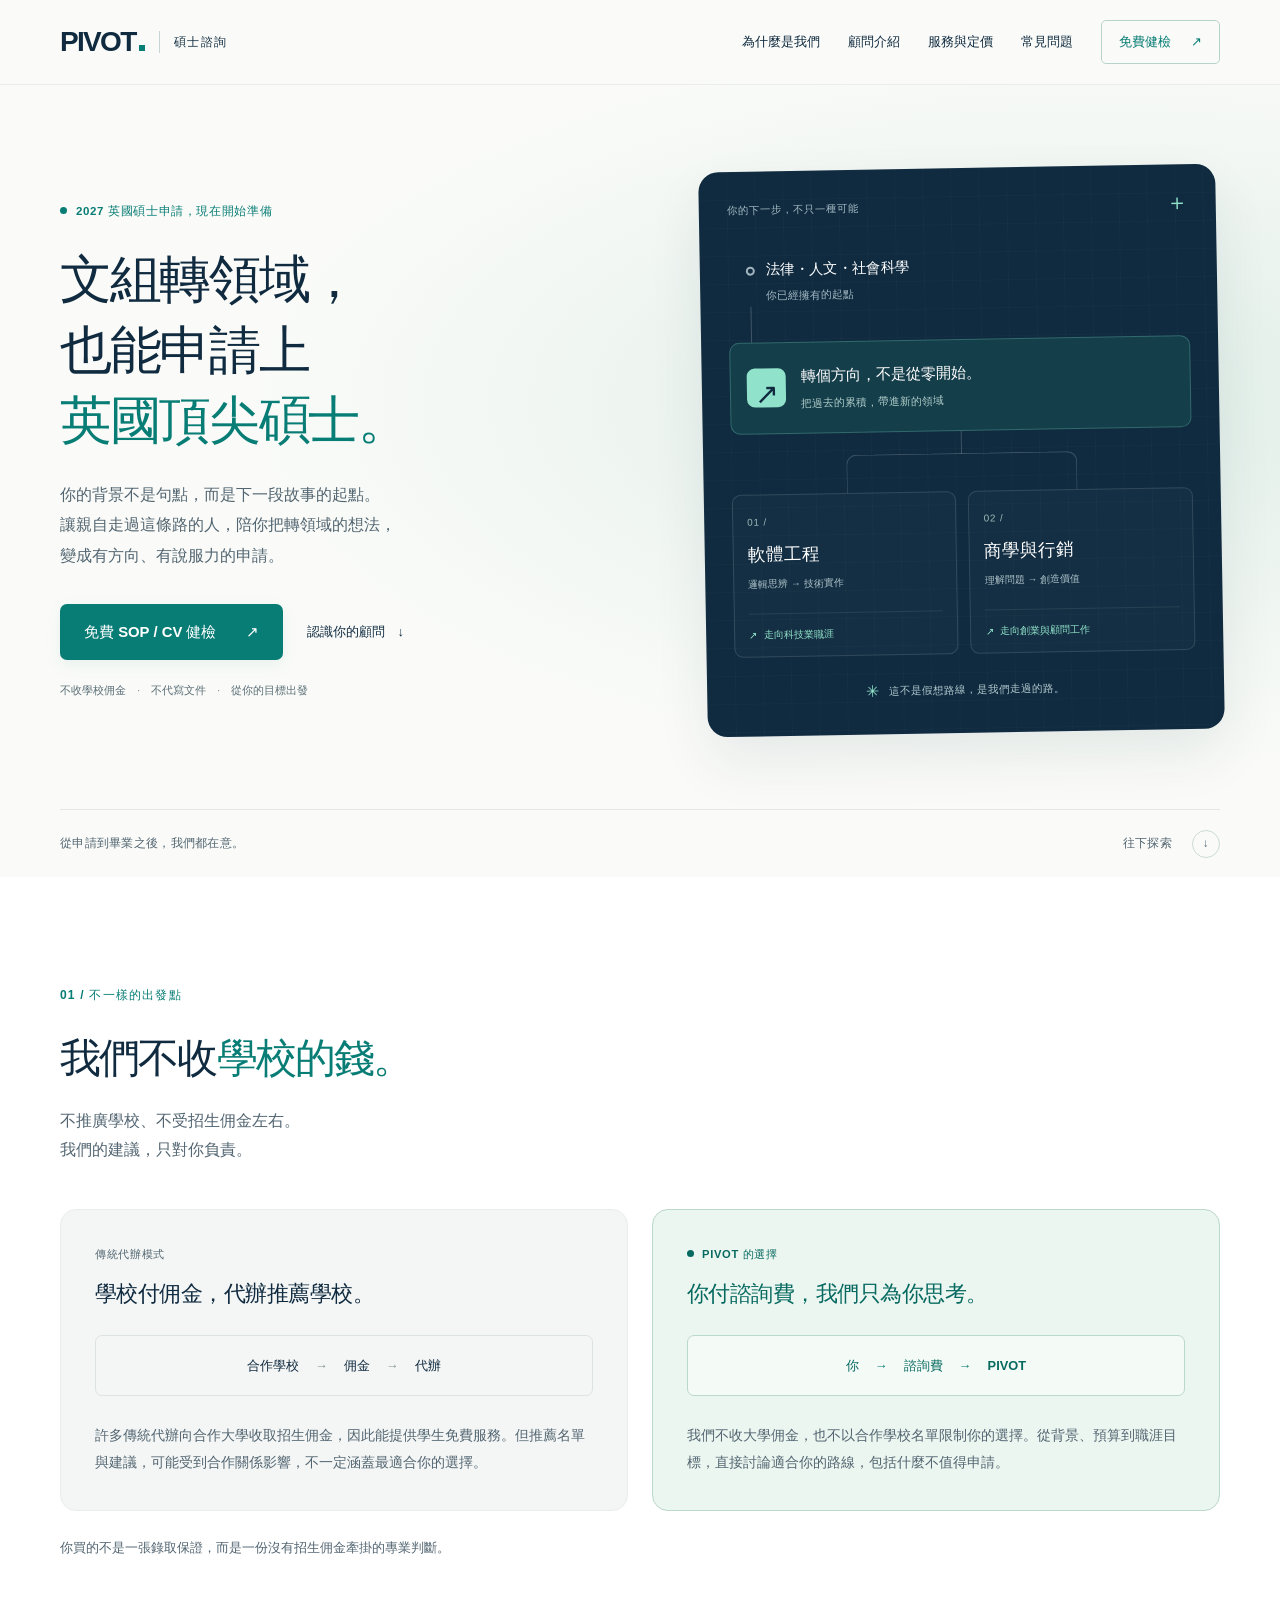
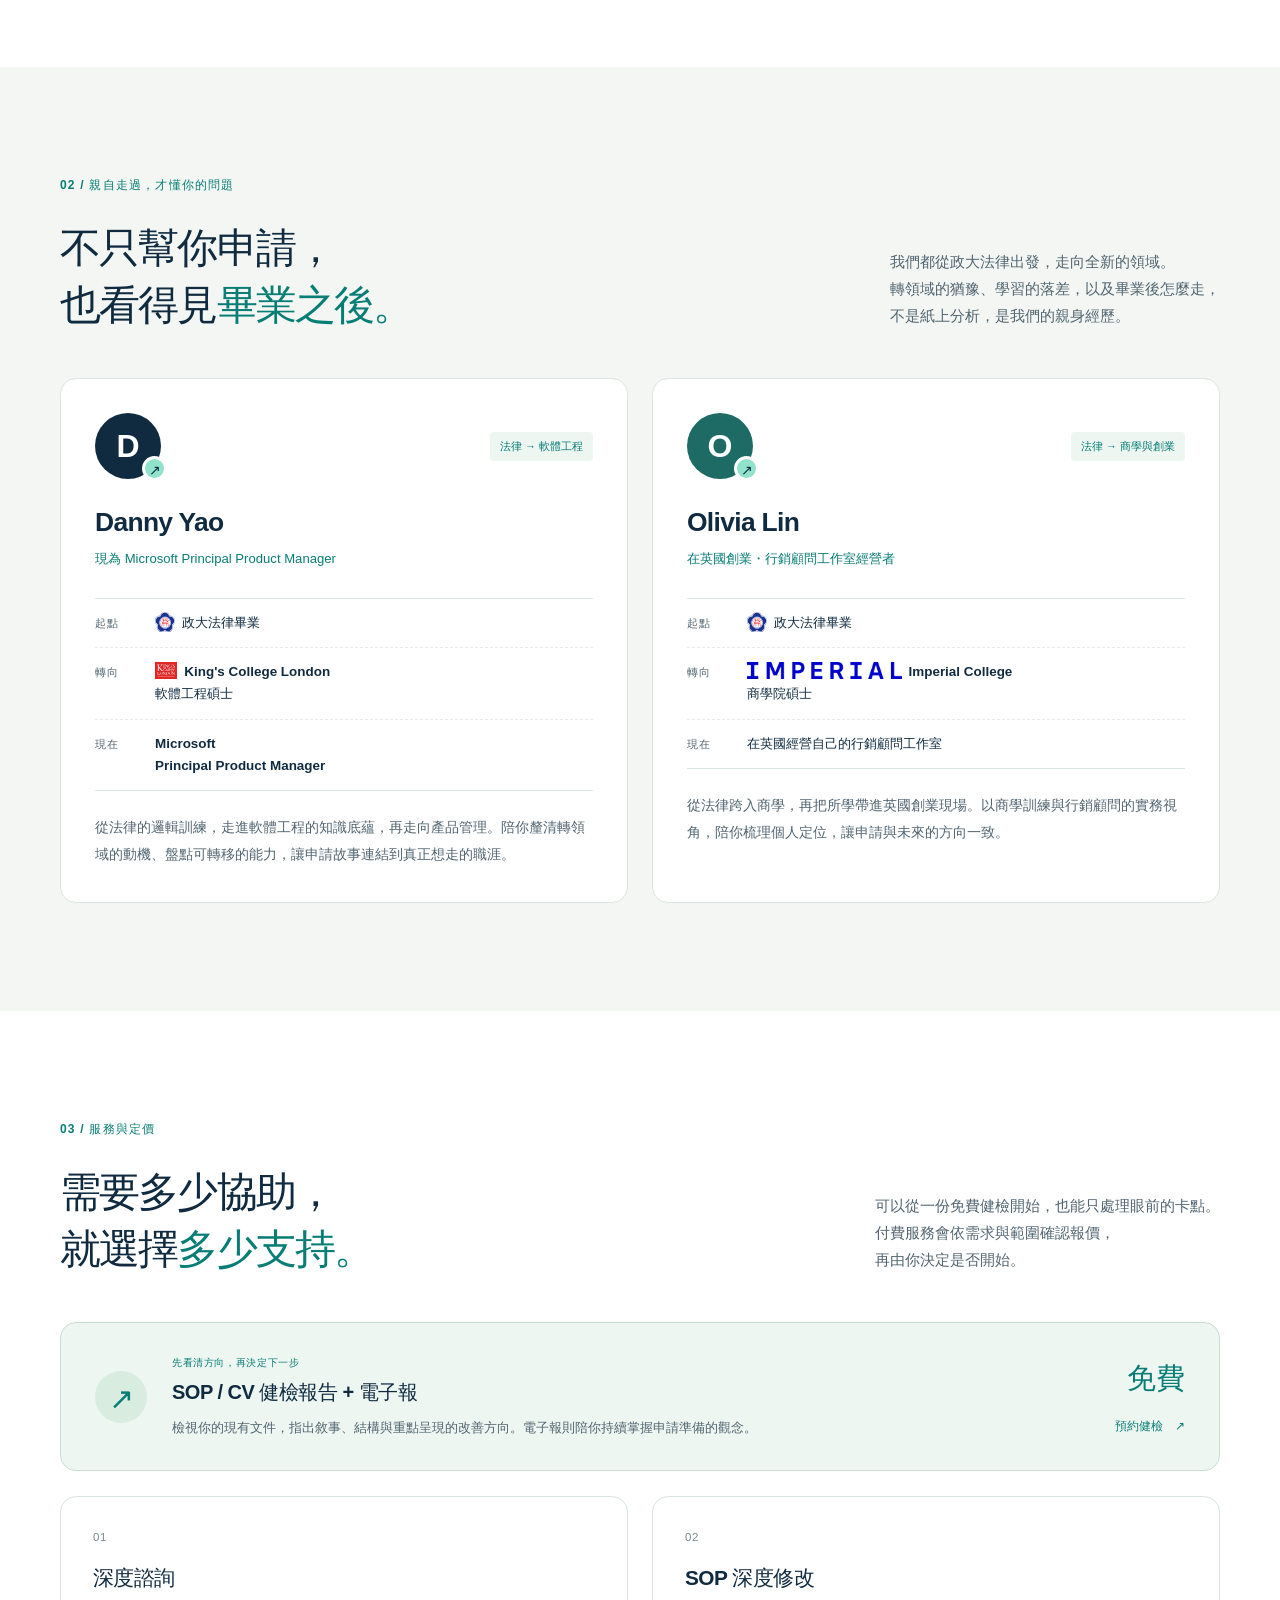
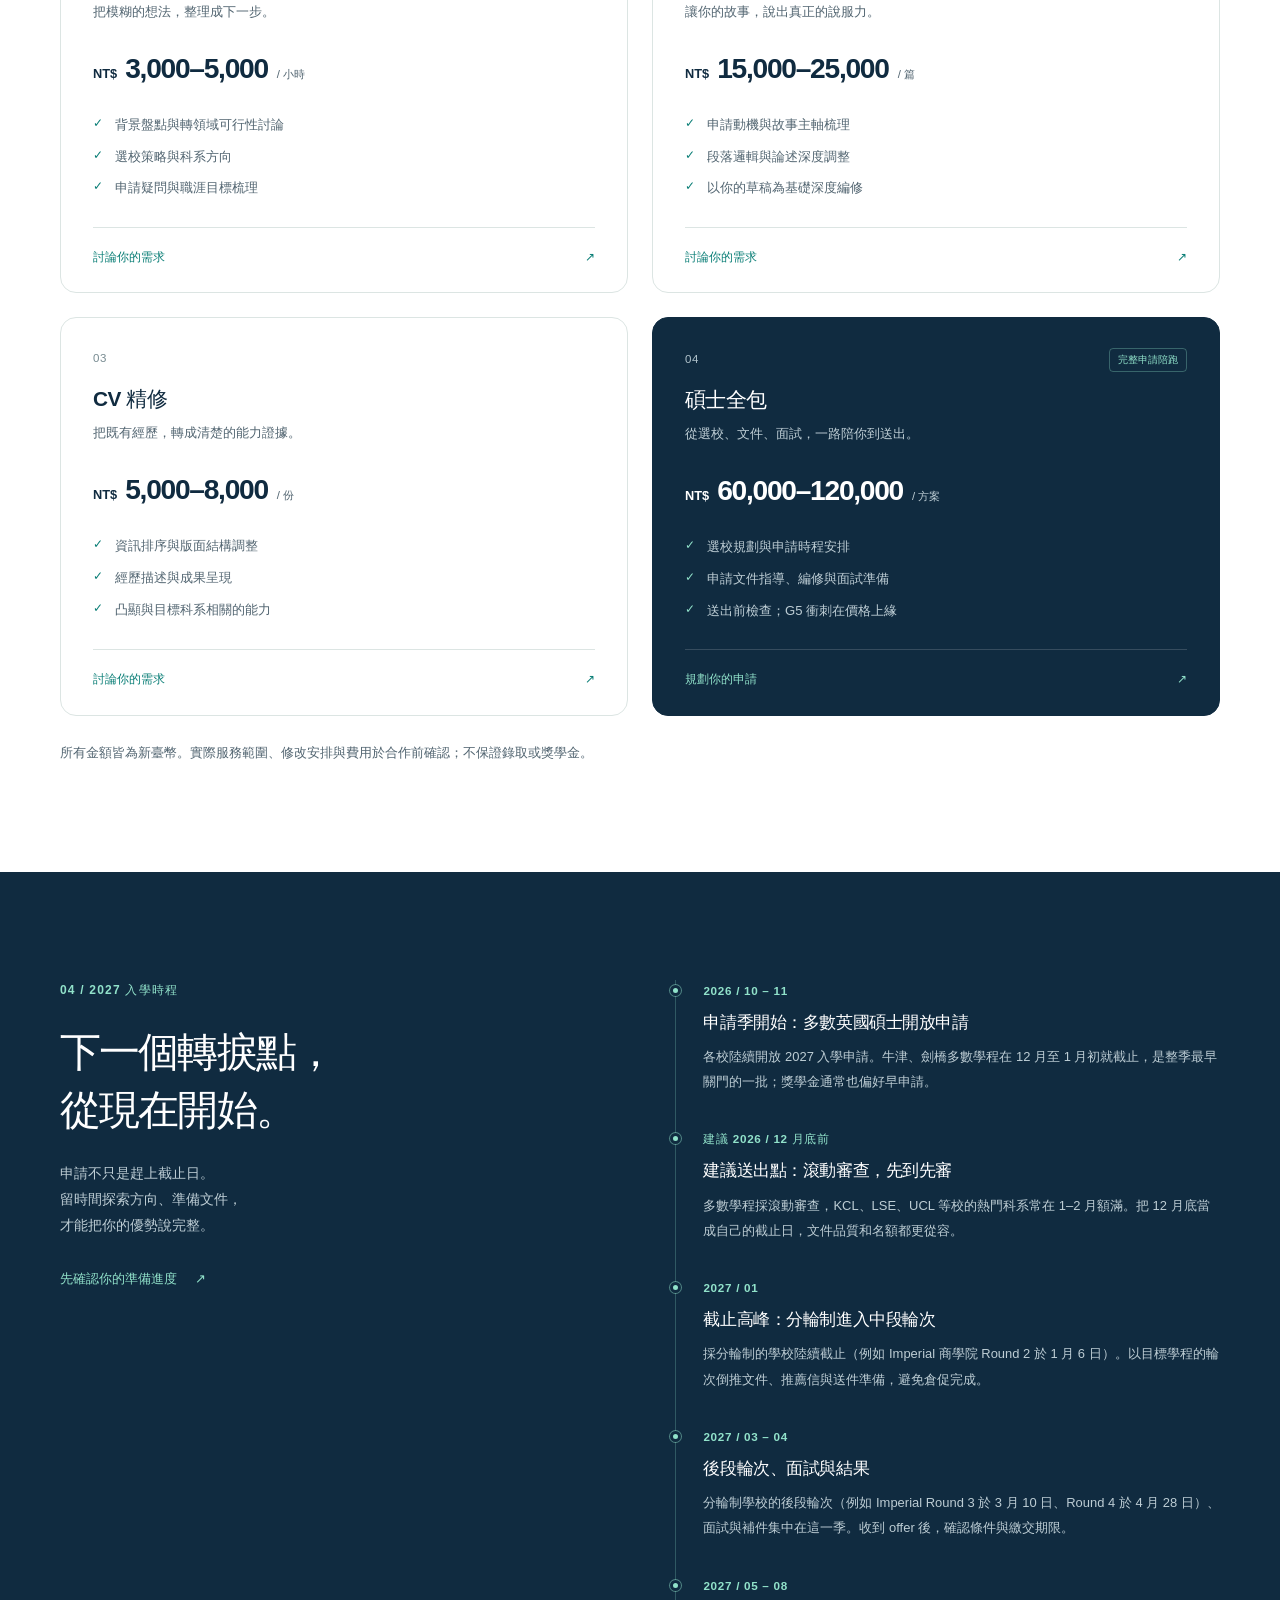
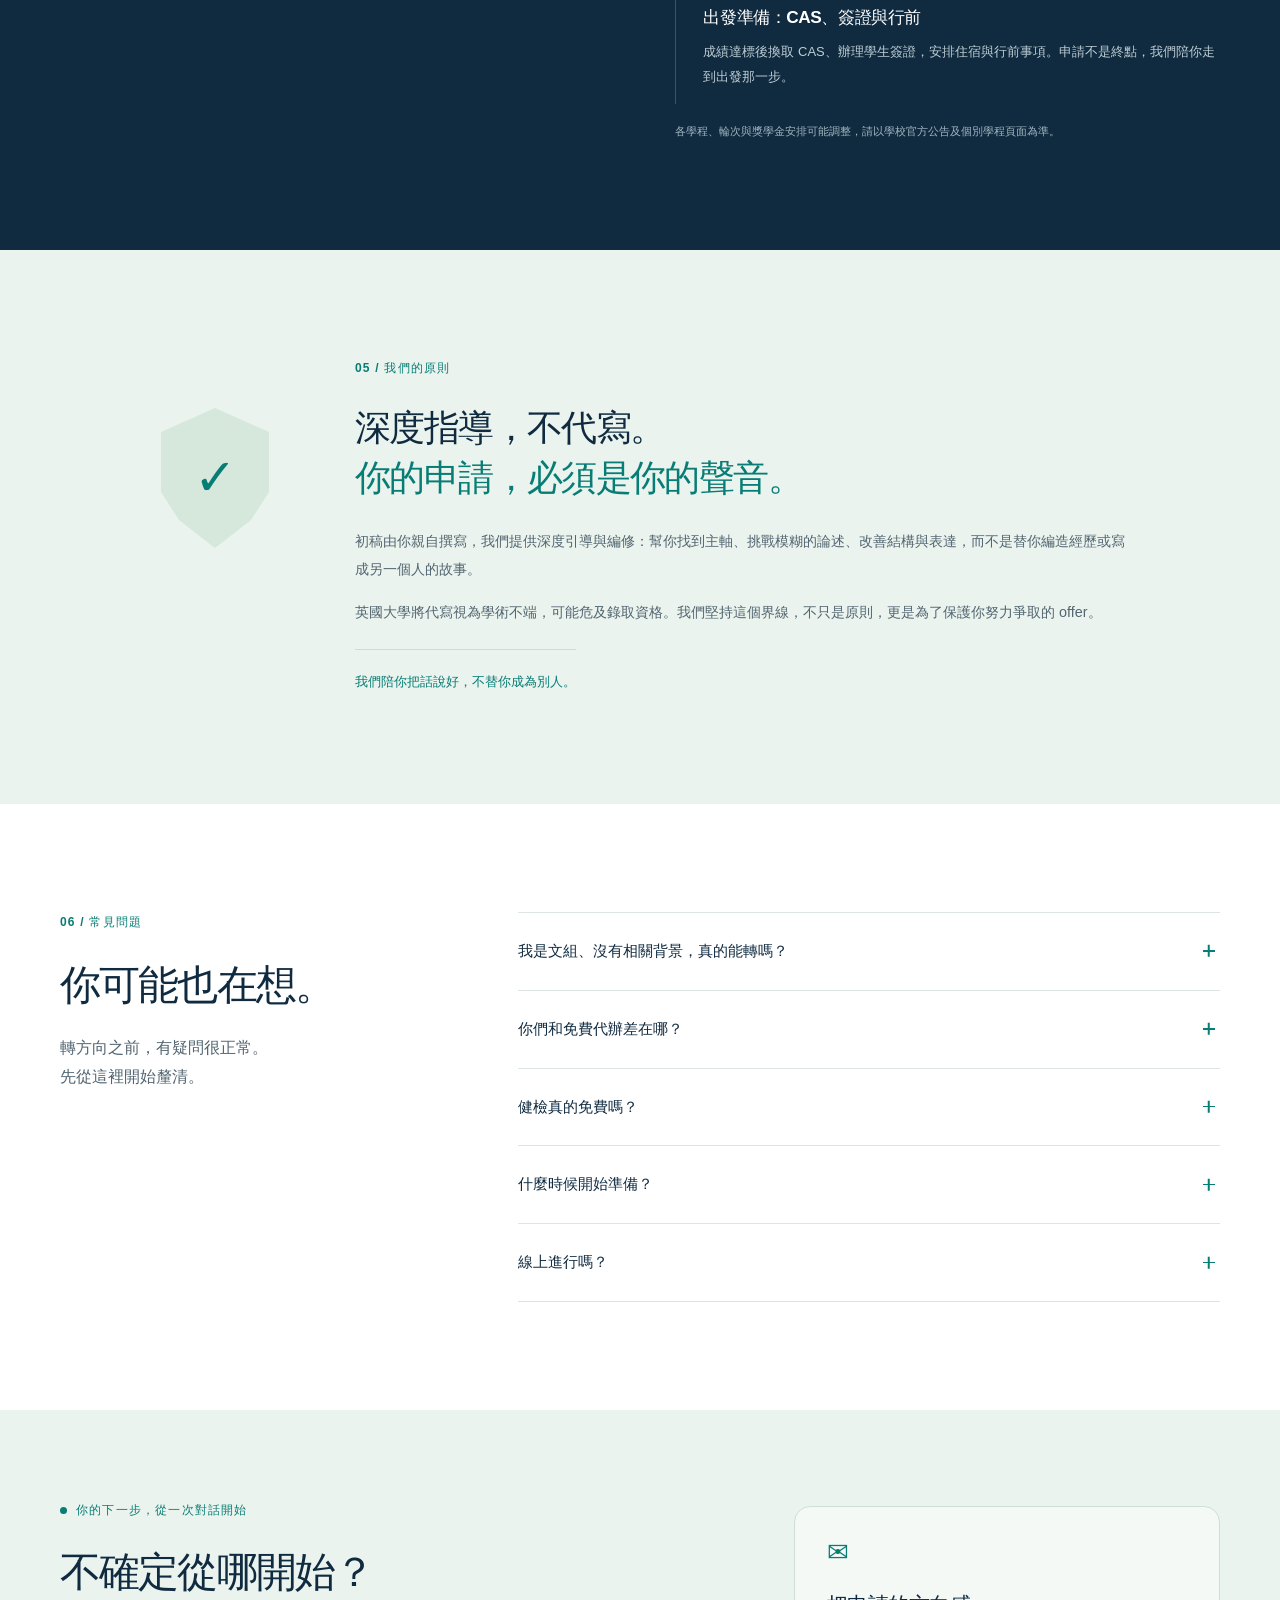
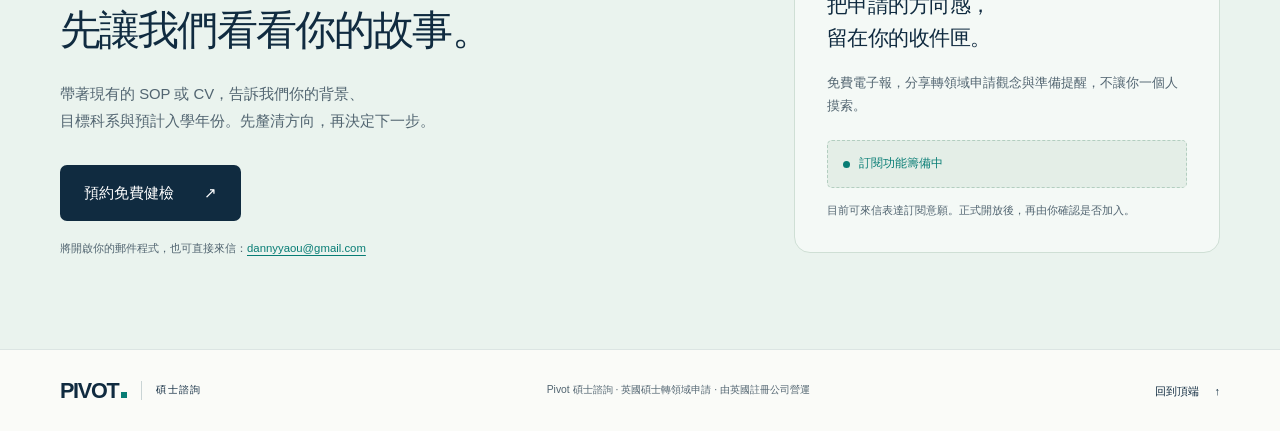
<file: index.html>
<!doctype html>
<html lang="zh-Hant">
  <head>
    <meta charset="utf-8">
    <meta name="viewport" content="width=device-width, initial-scale=1">
    <meta name="theme-color" content="#102b40">
    <meta name="description" content="Pivot 碩士諮詢，陪文組背景的你轉領域申請英國碩士。由親身轉往軟體工程與商學的顧問，提供免費 SOP / CV 健檢、選校、文件修改與申請諮詢。只向學生收費，不收學校佣金。">
    <title>Pivot 碩士諮詢｜文組轉領域，走向你的下一步</title>
    <link rel="stylesheet" href="assets/style.css">
    <script src="assets/main.js" defer></script>
  </head>
  <body>
    <a class="skip-link" href="#main">跳至主要內容</a>
    <header class="site-header">
      <div class="container header-inner">
        <a class="brand" href="#top" aria-label="Pivot 碩士諮詢，回到首頁">
          <span class="wordmark">PIVOT<span class="brand-dot" aria-hidden="true"></span></span>
          <span class="brand-description">碩士諮詢</span>
        </a>
        <button class="nav-toggle" type="button" aria-expanded="false" aria-controls="primary-nav" hidden>
          <span class="menu-icon" aria-hidden="true"></span>
          <span class="menu-label">開啟選單</span>
        </button>
        <nav id="primary-nav" class="primary-nav" aria-label="主要導覽">
          <a href="#approach">為什麼是我們</a>
          <a href="#team">顧問介紹</a>
          <a href="#services">服務與定價</a>
          <a href="#faq">常見問題</a>
          <a class="nav-cta" href="health-check.html">免費健檢 <span aria-hidden="true">↗</span></a>
        </nav>
      </div>
    </header>

    <main id="main">
      <section id="top" class="hero" aria-labelledby="hero-title">
        <div class="container hero-layout">
          <div class="hero-copy">
            <p class="eyebrow"><span class="status-dot" aria-hidden="true"></span> 2027 英國碩士申請，現在開始準備</p>
            <h1 id="hero-title">文組轉領域，<br>也能申請上<br><span class="text-accent">英國頂尖碩士。</span></h1>
            <p class="hero-description">你的背景不是句點，而是下一段故事的起點。<br class="desktop-break">讓親自走過這條路的人，陪你把轉領域的想法，<br class="desktop-break">變成有方向、有說服力的申請。</p>
            <div class="hero-actions">
              <a class="button button-primary" href="health-check.html">免費 SOP / CV 健檢 <span aria-hidden="true">↗</span></a>
              <a class="text-link" href="#team">認識你的顧問 <span aria-hidden="true">↓</span></a>
            </div>
            <p class="hero-note">不收學校佣金 <span aria-hidden="true">·</span> 不代寫文件 <span aria-hidden="true">·</span> 從你的目標出發</p>
          </div>

          <div class="pivot-visual" aria-label="從法律背景，轉向軟體工程或商學，再走向職涯與創業的不同可能">
            <div class="visual-grid" aria-hidden="true"></div>
            <div class="visual-topline"><span class="small-label">你的下一步，不只一種可能</span><span class="visual-plus" aria-hidden="true">＋</span></div>
            <div class="path-origin"><span class="path-dot" aria-hidden="true"></span><span>法律・人文・社會科學</span><small>你已經擁有的起點</small></div>
            <div class="path-line" aria-hidden="true"><span></span></div>
            <div class="pivot-node"><span class="pivot-symbol" aria-hidden="true">↗</span><div><strong>轉個方向，不是從零開始。</strong><span>把過去的累積，帶進新的領域</span></div></div>
            <div class="path-branches" aria-hidden="true"></div>
            <div class="destination-grid">
              <div class="destination">
                <span class="destination-number">01 /</span>
                <strong>軟體工程</strong>
                <span>邏輯思辨 → 技術實作</span>
                <div class="outcome"><span aria-hidden="true">↗</span> 走向科技業職涯</div>
              </div>
              <div class="destination">
                <span class="destination-number">02 /</span>
                <strong>商學與行銷</strong>
                <span>理解問題 → 創造價值</span>
                <div class="outcome"><span aria-hidden="true">↗</span> 走向創業與顧問工作</div>
              </div>
            </div>
            <p class="visual-caption"><span aria-hidden="true">✳</span> 這不是假想路線，是我們走過的路。</p>
          </div>
        </div>
        <div class="container hero-bottom">
          <span>從申請到畢業之後，我們都在意。</span>
          <a href="#approach" aria-label="向下閱讀，了解我們的諮詢方式"><span>往下探索</span><span class="down-arrow" aria-hidden="true">↓</span></a>
        </div>
      </section>

      <section id="approach" class="section approach" aria-labelledby="approach-title">
        <div class="container">
          <div class="section-heading reveal">
            <p class="eyebrow">01 / 不一樣的出發點</p>
            <h2 id="approach-title">我們不收<span class="text-accent">學校的錢。</span></h2>
            <p>不推廣學校、不受招生佣金左右。<br>我們的建議，只對你負責。</p>
          </div>
          <div class="comparison-grid reveal">
            <article class="comparison-card agency-card">
              <p class="card-kicker">傳統代辦模式</p>
              <h3>學校付佣金，代辦推薦學校。</h3>
              <div class="funding-flow" aria-label="學校支付佣金給代辦"><span>合作學校</span><span class="flow-arrow" aria-hidden="true">→</span><span>佣金</span><span class="flow-arrow" aria-hidden="true">→</span><span>代辦</span></div>
              <p>許多傳統代辦向合作大學收取招生佣金，因此能提供學生免費服務。但推薦名單與建議，可能受到合作關係影響，不一定涵蓋最適合你的選擇。</p>
            </article>
            <article class="comparison-card pivot-card">
              <p class="card-kicker"><span class="status-dot" aria-hidden="true"></span> PIVOT 的選擇</p>
              <h3>你付諮詢費，我們只為你思考。</h3>
              <div class="funding-flow" aria-label="學生支付諮詢費給 Pivot"><span>你</span><span class="flow-arrow" aria-hidden="true">→</span><span>諮詢費</span><span class="flow-arrow" aria-hidden="true">→</span><span>PIVOT</span></div>
              <p>我們不收大學佣金，也不以合作學校名單限制你的選擇。從背景、預算到職涯目標，直接討論適合你的路線，包括什麼不值得申請。</p>
            </article>
          </div>
          <p class="section-footnote reveal">你買的不是一張錄取保證，而是一份沒有招生佣金牽掛的專業判斷。</p>
        </div>
      </section>

      <section id="team" class="section team" aria-labelledby="team-title">
        <div class="container">
          <div class="section-heading split-heading reveal">
            <div><p class="eyebrow">02 / 親自走過，才懂你的問題</p><h2 id="team-title">不只幫你申請，<br>也看得見<span class="text-accent">畢業之後。</span></h2></div>
            <p>我們都從政大法律出發，走向全新的領域。<br>轉領域的猶豫、學習的落差，以及畢業後怎麼走，<br>不是紙上分析，是我們的親身經歷。</p>
          </div>
          <div class="profile-grid">
            <article class="profile-card reveal">
              <div class="profile-top"><div class="profile-monogram" aria-hidden="true">D<span>↗</span></div><span class="profile-tag">法律 → 軟體工程</span></div>
              <h3>Danny Yao</h3>
              <p class="profile-role">現為 Microsoft Principal Product Manager</p>
              <ol class="profile-path">
                <li><span>起點</span><strong><img class="school-logo school-logo-seal" src="assets/img/logo-nccu.svg" alt="國立政治大學校徽">政大法律畢業</strong></li>
                <li><span>轉向</span><strong><img class="school-logo" src="assets/img/logo-kcl.svg" alt="King's College London">King's College London<br>軟體工程碩士</strong></li>
                <li><span>現在</span><strong>Microsoft<br>Principal Product Manager</strong></li>
              </ol>
              <p class="profile-description">從法律的邏輯訓練，走進軟體工程的知識底蘊，再走向產品管理。陪你釐清轉領域的動機、盤點可轉移的能力，讓申請故事連結到真正想走的職涯。</p>
            </article>
            <article class="profile-card reveal">
              <div class="profile-top"><div class="profile-monogram monogram-teal" aria-hidden="true">O<span>↗</span></div><span class="profile-tag">法律 → 商學與創業</span></div>
              <h3>Olivia Lin</h3>
              <p class="profile-role">在英國創業・行銷顧問工作室經營者</p>
              <ol class="profile-path">
                <li><span>起點</span><strong><img class="school-logo school-logo-seal" src="assets/img/logo-nccu.svg" alt="國立政治大學校徽">政大法律畢業</strong></li>
                <li><span>轉向</span><strong><img class="school-logo" src="assets/img/logo-imperial.png" alt="Imperial College London">Imperial College<br>商學院碩士</strong></li>
                <li><span>現在</span><strong>在英國經營自己的行銷顧問工作室</strong></li>
              </ol>
              <p class="profile-description">從法律跨入商學，再把所學帶進英國創業現場。以商學訓練與行銷顧問的實務視角，陪你梳理個人定位，讓申請與未來的方向一致。</p>
            </article>
          </div>
        </div>
      </section>

      <section id="services" class="section services" aria-labelledby="services-title">
        <div class="container">
          <div class="section-heading split-heading reveal">
            <div><p class="eyebrow">03 / 服務與定價</p><h2 id="services-title">需要多少協助，<br>就選擇<span class="text-accent">多少支持。</span></h2></div>
            <p>可以從一份免費健檢開始，也能只處理眼前的卡點。<br>付費服務會依需求與範圍確認報價，<br>再由你決定是否開始。</p>
          </div>
          <article class="free-service reveal">
            <div class="free-service-icon" aria-hidden="true">↗</div>
            <div class="free-service-copy"><p class="card-kicker">先看清方向，再決定下一步</p><h3>SOP / CV 健檢報告 + 電子報</h3><p>檢視你的現有文件，指出敘事、結構與重點呈現的改善方向。電子報則陪你持續掌握申請準備的觀念。</p></div>
            <div class="free-service-action"><span class="free-price">免費</span><a class="text-link" href="health-check.html">預約健檢 <span aria-hidden="true">↗</span></a></div>
          </article>
          <div class="pricing-grid">
            <article class="price-card reveal">
              <span class="service-number">01</span><h3>深度諮詢</h3><p class="service-summary">把模糊的想法，整理成下一步。</p>
              <p class="price"><span class="currency">NT$</span>3,000–5,000<span class="price-unit">/ 小時</span></p>
              <ul class="check-list"><li>背景盤點與轉領域可行性討論</li><li>選校策略與科系方向</li><li>申請疑問與職涯目標梳理</li></ul>
              <a class="service-link" href="#contact">討論你的需求 <span aria-hidden="true">↗</span></a>
            </article>
            <article class="price-card reveal">
              <span class="service-number">02</span><h3>SOP 深度修改</h3><p class="service-summary">讓你的故事，說出真正的說服力。</p>
              <p class="price"><span class="currency">NT$</span>15,000–25,000<span class="price-unit">/ 篇</span></p>
              <ul class="check-list"><li>申請動機與故事主軸梳理</li><li>段落邏輯與論述深度調整</li><li>以你的草稿為基礎深度編修</li></ul>
              <a class="service-link" href="#contact">討論你的需求 <span aria-hidden="true">↗</span></a>
            </article>
            <article class="price-card reveal">
              <span class="service-number">03</span><h3>CV 精修</h3><p class="service-summary">把既有經歷，轉成清楚的能力證據。</p>
              <p class="price"><span class="currency">NT$</span>5,000–8,000<span class="price-unit">/ 份</span></p>
              <ul class="check-list"><li>資訊排序與版面結構調整</li><li>經歷描述與成果呈現</li><li>凸顯與目標科系相關的能力</li></ul>
              <a class="service-link" href="#contact">討論你的需求 <span aria-hidden="true">↗</span></a>
            </article>
            <article class="price-card package-card reveal">
              <div class="package-heading"><span class="service-number">04</span><span class="package-tag">完整申請陪跑</span></div>
              <h3>碩士全包</h3><p class="service-summary">從選校、文件、面試，一路陪你到送出。</p>
              <p class="price"><span class="currency">NT$</span>60,000–120,000<span class="price-unit">/ 方案</span></p>
              <ul class="check-list"><li>選校規劃與申請時程安排</li><li>申請文件指導、編修與面試準備</li><li>送出前檢查；G5 衝刺在價格上緣</li></ul>
              <a class="service-link" href="#contact">規劃你的申請 <span aria-hidden="true">↗</span></a>
            </article>
          </div>
          <p class="section-footnote reveal">所有金額皆為新臺幣。實際服務範圍、修改安排與費用於合作前確認；不保證錄取或獎學金。</p>
        </div>
      </section>

      <section id="timeline" class="section timeline-section" aria-labelledby="timeline-title">
        <div class="container timeline-layout">
          <div class="timeline-intro reveal"><p class="eyebrow">04 / 2027 入學時程</p><h2 id="timeline-title">下一個轉捩點，<br>從現在開始。</h2><p>申請不只是趕上截止日。<br>留時間探索方向、準備文件，<br>才能把你的優勢說完整。</p><a class="text-link" href="#contact">先確認你的準備進度 <span aria-hidden="true">↗</span></a></div>
          <div class="timeline reveal">
            <article class="timeline-item"><span class="timeline-marker" aria-hidden="true"></span><p class="timeline-date"><time datetime="2026-10">2026 / 10</time> – <time datetime="2026-11">11</time></p><h3>申請季開始：多數英國碩士開放申請</h3><p>各校陸續開放 2027 入學申請。牛津、劍橋多數學程在 12 月至 1 月初就截止，是整季最早關門的一批；獎學金通常也偏好早申請。</p></article>
            <article class="timeline-item"><span class="timeline-marker" aria-hidden="true"></span><p class="timeline-date">建議 <time datetime="2026-12">2026 / 12</time> 月底前</p><h3>建議送出點：滾動審查，先到先審</h3><p>多數學程採滾動審查，KCL、LSE、UCL 等校的熱門科系常在 1–2 月額滿。把 12 月底當成自己的截止日，文件品質和名額都更從容。</p></article>
            <article class="timeline-item"><span class="timeline-marker" aria-hidden="true"></span><p class="timeline-date"><time datetime="2027-01">2027 / 01</time></p><h3>截止高峰：分輪制進入中段輪次</h3><p>採分輪制的學校陸續截止（例如 Imperial 商學院 Round 2 於 1 月 6 日）。以目標學程的輪次倒推文件、推薦信與送件準備，避免倉促完成。</p></article>
            <article class="timeline-item"><span class="timeline-marker" aria-hidden="true"></span><p class="timeline-date"><time datetime="2027-03">2027 / 03</time> – <time datetime="2027-04">04</time></p><h3>後段輪次、面試與結果</h3><p>分輪制學校的後段輪次（例如 Imperial Round 3 於 3 月 10 日、Round 4 於 4 月 28 日）、面試與補件集中在這一季。收到 offer 後，確認條件與繳交期限。</p></article>
            <article class="timeline-item"><span class="timeline-marker" aria-hidden="true"></span><p class="timeline-date"><time datetime="2027-05">2027 / 05</time> – <time datetime="2027-08">08</time></p><h3>出發準備：CAS、簽證與行前</h3><p>成績達標後換取 CAS、辦理學生簽證，安排住宿與行前事項。申請不是終點，我們陪你走到出發那一步。</p></article>
            <p class="timeline-note">各學程、輪次與獎學金安排可能調整，請以學校官方公告及個別學程頁面為準。</p>
          </div>
        </div>
      </section>

      <section id="principles" class="section principles" aria-labelledby="principles-title">
        <div class="container principles-layout reveal">
          <div class="principle-icon" aria-hidden="true">✓</div>
          <div><p class="eyebrow">05 / 我們的原則</p><h2 id="principles-title">深度指導，不代寫。<br><span class="text-accent">你的申請，必須是你的聲音。</span></h2><p>初稿由你親自撰寫，我們提供深度引導與編修：幫你找到主軸、挑戰模糊的論述、改善結構與表達，而不是替你編造經歷或寫成另一個人的故事。</p><p>英國大學將代寫視為學術不端，可能危及錄取資格。我們堅持這個界線，不只是原則，更是為了保護你努力爭取的 offer。</p><span class="principle-signoff">我們陪你把話說好，不替你成為別人。</span></div>
        </div>
      </section>

      <section id="faq" class="section faq-section" aria-labelledby="faq-title">
        <div class="container faq-layout">
          <div class="section-heading reveal"><p class="eyebrow">06 / 常見問題</p><h2 id="faq-title">你可能也在想。</h2><p>轉方向之前，有疑問很正常。<br>先從這裡開始釐清。</p></div>
          <div class="faq-list reveal">
            <details><summary>我是文組、沒有相關背景，真的能轉嗎？<span class="faq-icon" aria-hidden="true"></span></summary><div class="faq-answer"><p>有機會，但不是每個科系都接受零相關背景。部分轉領域碩士會招收不同學科的學生，另一些則要求先修課程、數理能力或相關經驗。我們會先看你的修課、經歷與目標，找出可行的學程及需要補強的地方，而不是一概保證「一定能轉」。</p></div></details>
            <details><summary>你們和免費代辦差在哪？<span class="faq-icon" aria-hidden="true"></span></summary><div class="faq-answer"><p>核心差異是付費來源。許多免費代辦由合作大學支付招生佣金；Pivot 的付費服務只向學生收費，不收學校佣金。因此我們能以你的背景、預算和職涯方向為出發點，不受合作校名單限制，也會直接說明不適合你的選擇。</p></div></details>
            <details><summary>健檢真的免費嗎？<span class="faq-icon" aria-hidden="true"></span></summary><div class="faq-answer"><p>是的，SOP / CV 健檢報告免費，不需要先購買付費服務。健檢會指出現有文件的主要問題與改善方向；逐段深度修改或完整申請陪跑則屬於另外報價的服務。電子報也免費，且不會因為健檢就自動替你訂閱。</p></div></details>
            <details><summary>什麼時候開始準備？<span class="faq-icon" aria-hidden="true"></span></summary><div class="faq-answer"><p>建議在預計入學前一年開始盤點，轉領域若需要補先修或累積作品，最好更早。以 2027 入學為例，建議在 2026 年 12 月底前送出 KCL 熱門科系申請；Imperial 商學院 Round 2 截止為 2027 年 1 月 6 日。若希望申請獎學金，請再提早確認個別截止日，實際安排以學校公告為準。</p></div></details>
            <details><summary>線上進行嗎？<span class="faq-icon" aria-hidden="true"></span></summary><div class="faq-answer"><p>是的，諮詢與文件協作皆可線上進行，不受所在地限制。來信時可以提供你的所在地、時區及方便的時段，我們會一起確認會議時間與文件交付方式。</p></div></details>
          </div>
        </div>
      </section>

      <section id="contact" class="contact-section" aria-labelledby="contact-title">
        <div class="container contact-layout reveal">
          <div><p class="eyebrow"><span class="status-dot" aria-hidden="true"></span> 你的下一步，從一次對話開始</p><h2 id="contact-title">不確定從哪開始？<br>先讓我們看看你的故事。</h2><p>帶著現有的 SOP 或 CV，告訴我們你的背景、<br class="desktop-break">目標科系與預計入學年份。先釐清方向，再決定下一步。</p><a class="button button-light" href="health-check.html">預約免費健檢 <span aria-hidden="true">↗</span></a><p class="contact-email">將開啟你的郵件程式，也可直接來信：<a href="mailto:dannyyaou@gmail.com">dannyyaou@gmail.com</a></p></div>
          <aside class="newsletter" aria-labelledby="newsletter-title"><span class="newsletter-icon" aria-hidden="true">✉</span><h3 id="newsletter-title">把申請的方向感，<br>留在你的收件匣。</h3><p>免費電子報，分享轉領域申請觀念與準備提醒，不讓你一個人摸索。</p><div class="newsletter-placeholder"><span class="status-dot" aria-hidden="true"></span> 訂閱功能籌備中</div><p class="newsletter-note">目前可來信表達訂閱意願。正式開放後，再由你確認是否加入。</p></aside>
        </div>
      </section>
    </main>

    <footer class="site-footer">
      <div class="container footer-inner"><a class="brand footer-brand" href="#top" aria-label="Pivot 碩士諮詢，回到首頁"><span class="wordmark">PIVOT<span class="brand-dot" aria-hidden="true"></span></span><span class="brand-description">碩士諮詢</span></a><p>Pivot 碩士諮詢 · 英國碩士轉領域申請 · 由英國註冊公司營運</p><a class="back-top" href="#top">回到頂端 <span aria-hidden="true">↑</span></a></div>
    </footer>
  </body>
</html>
</file>
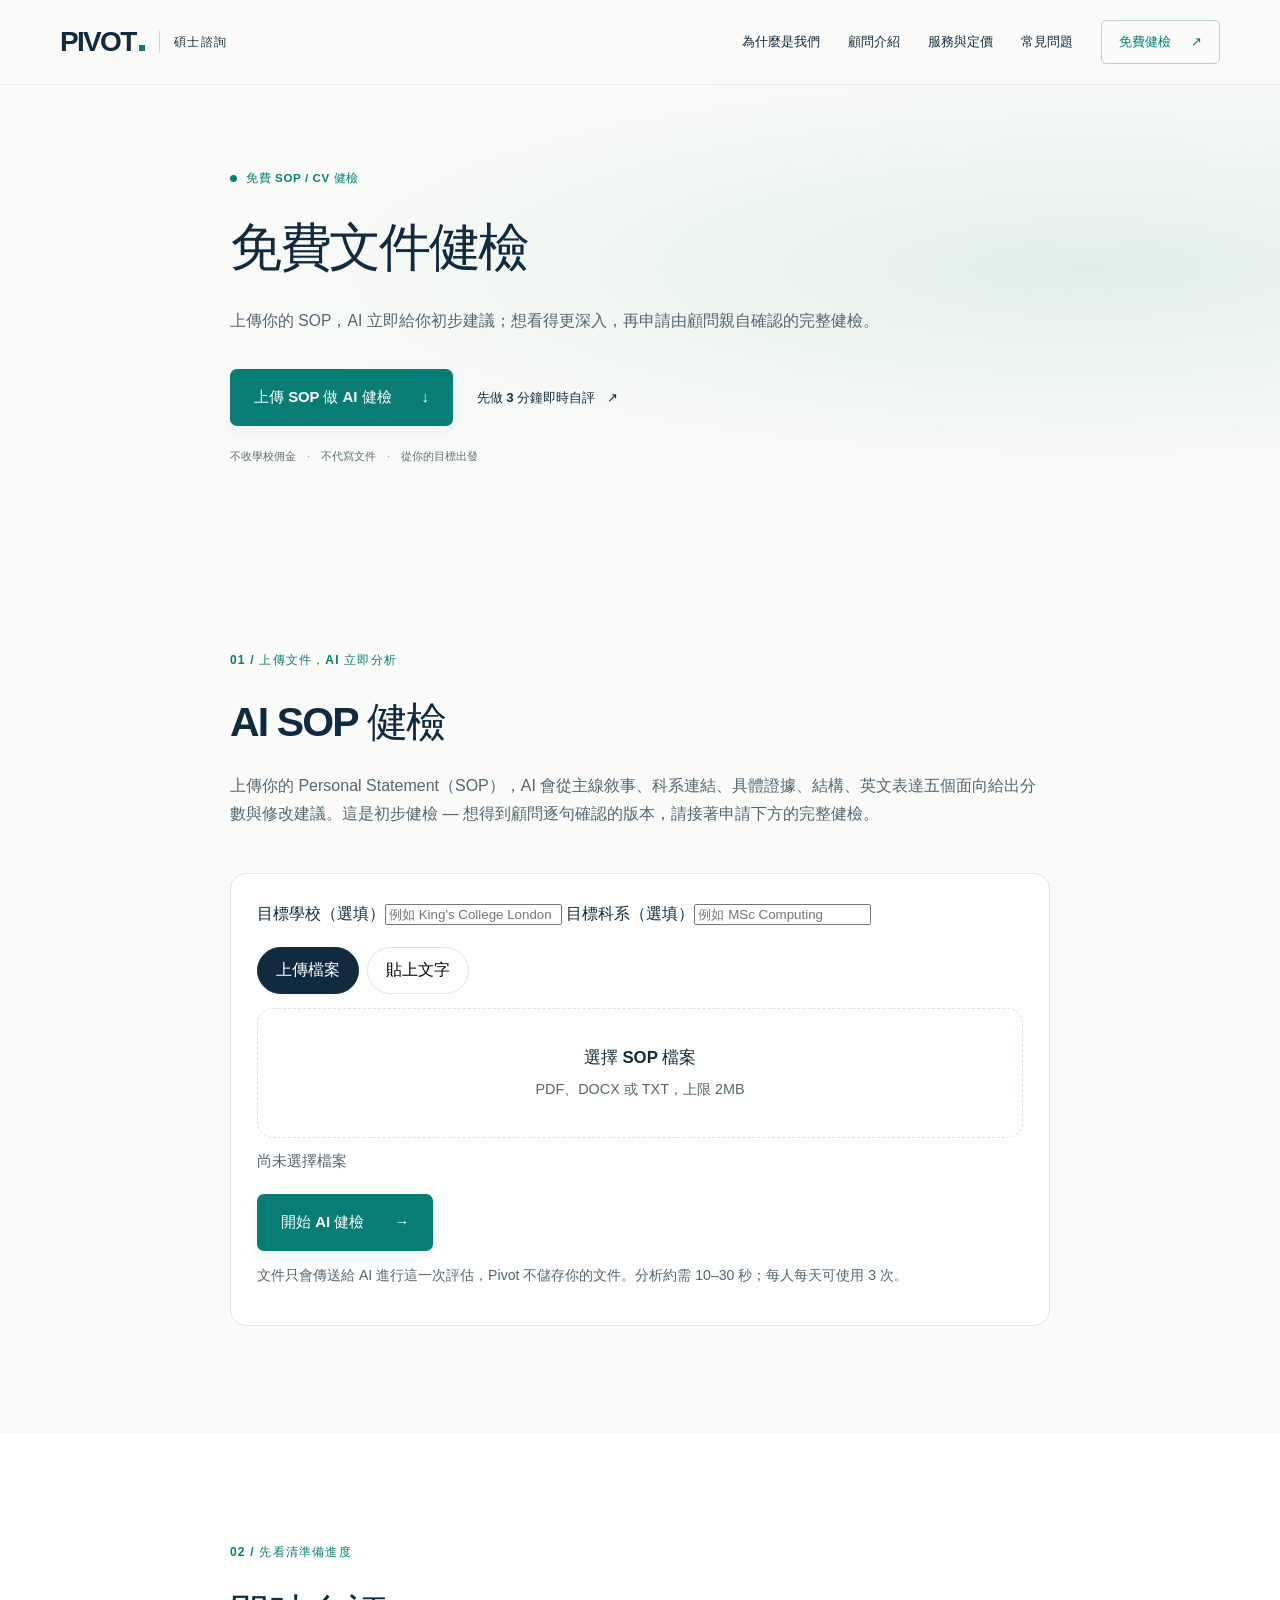
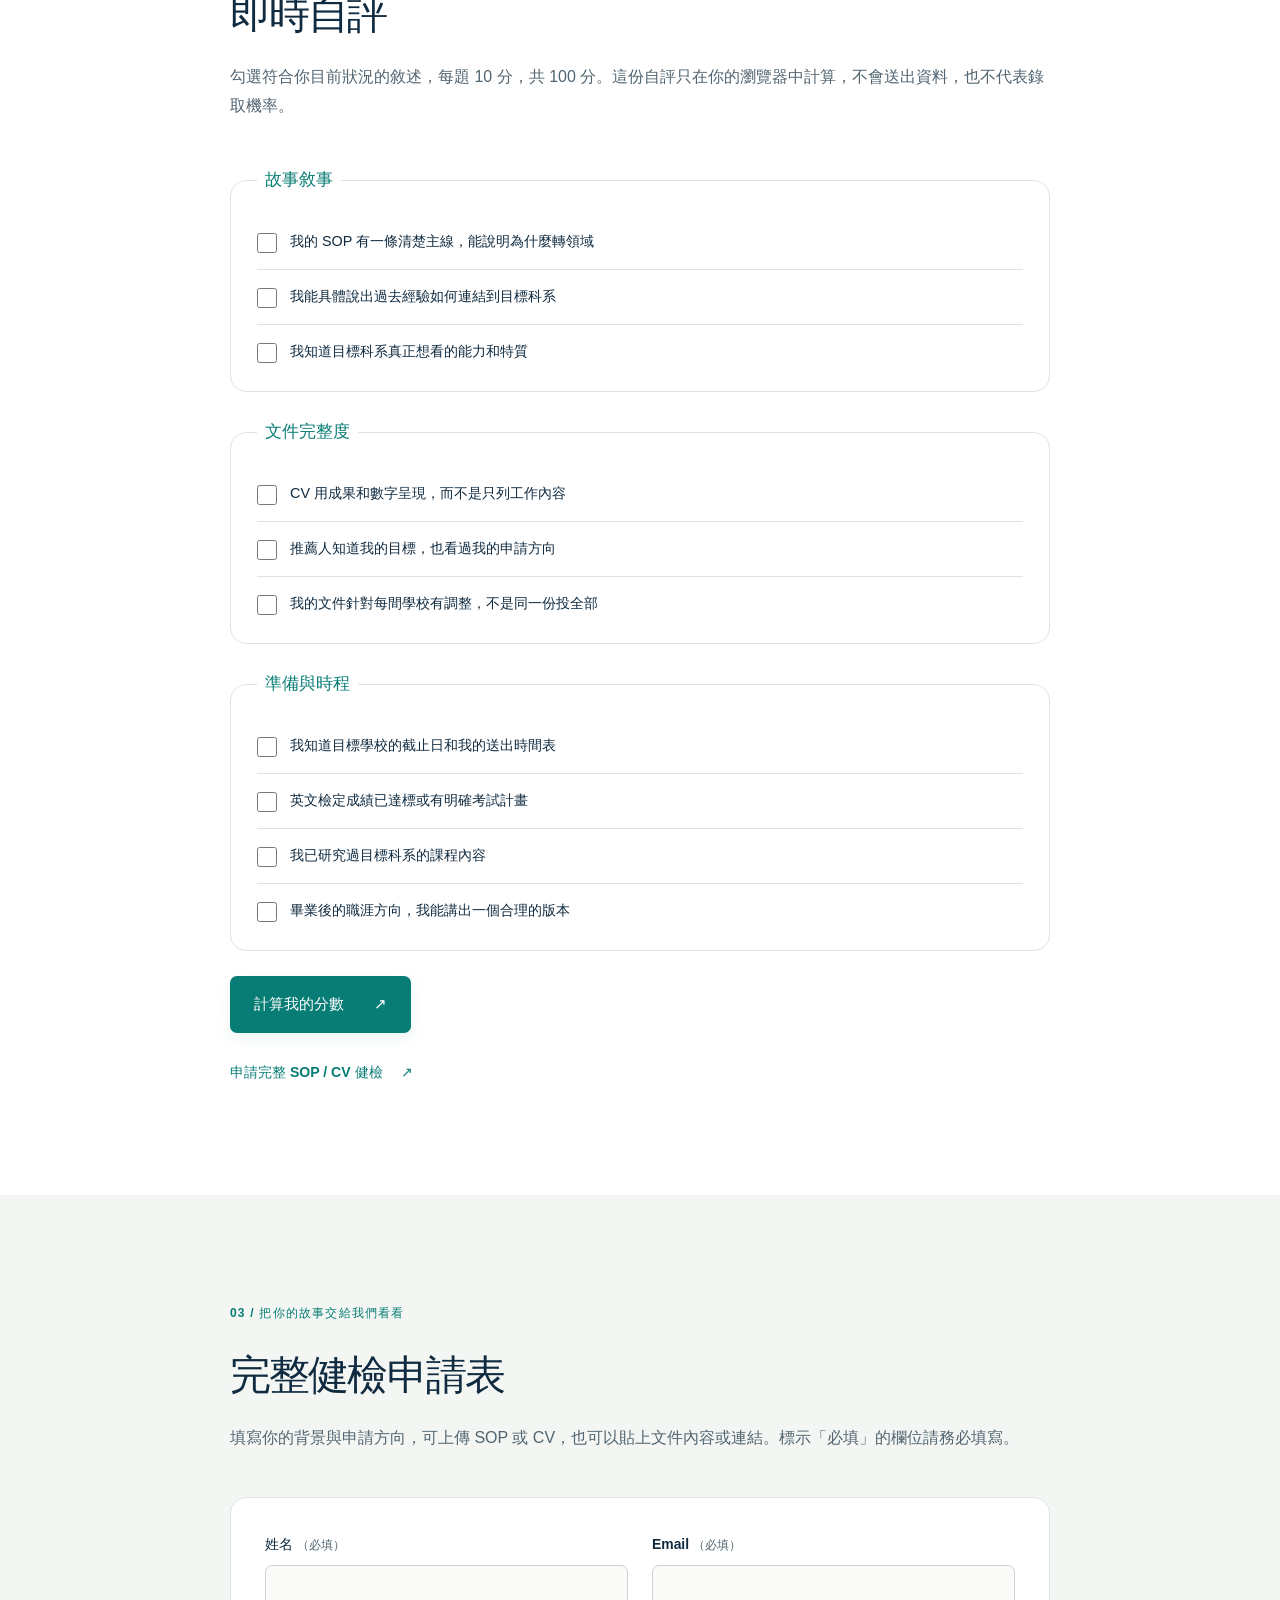
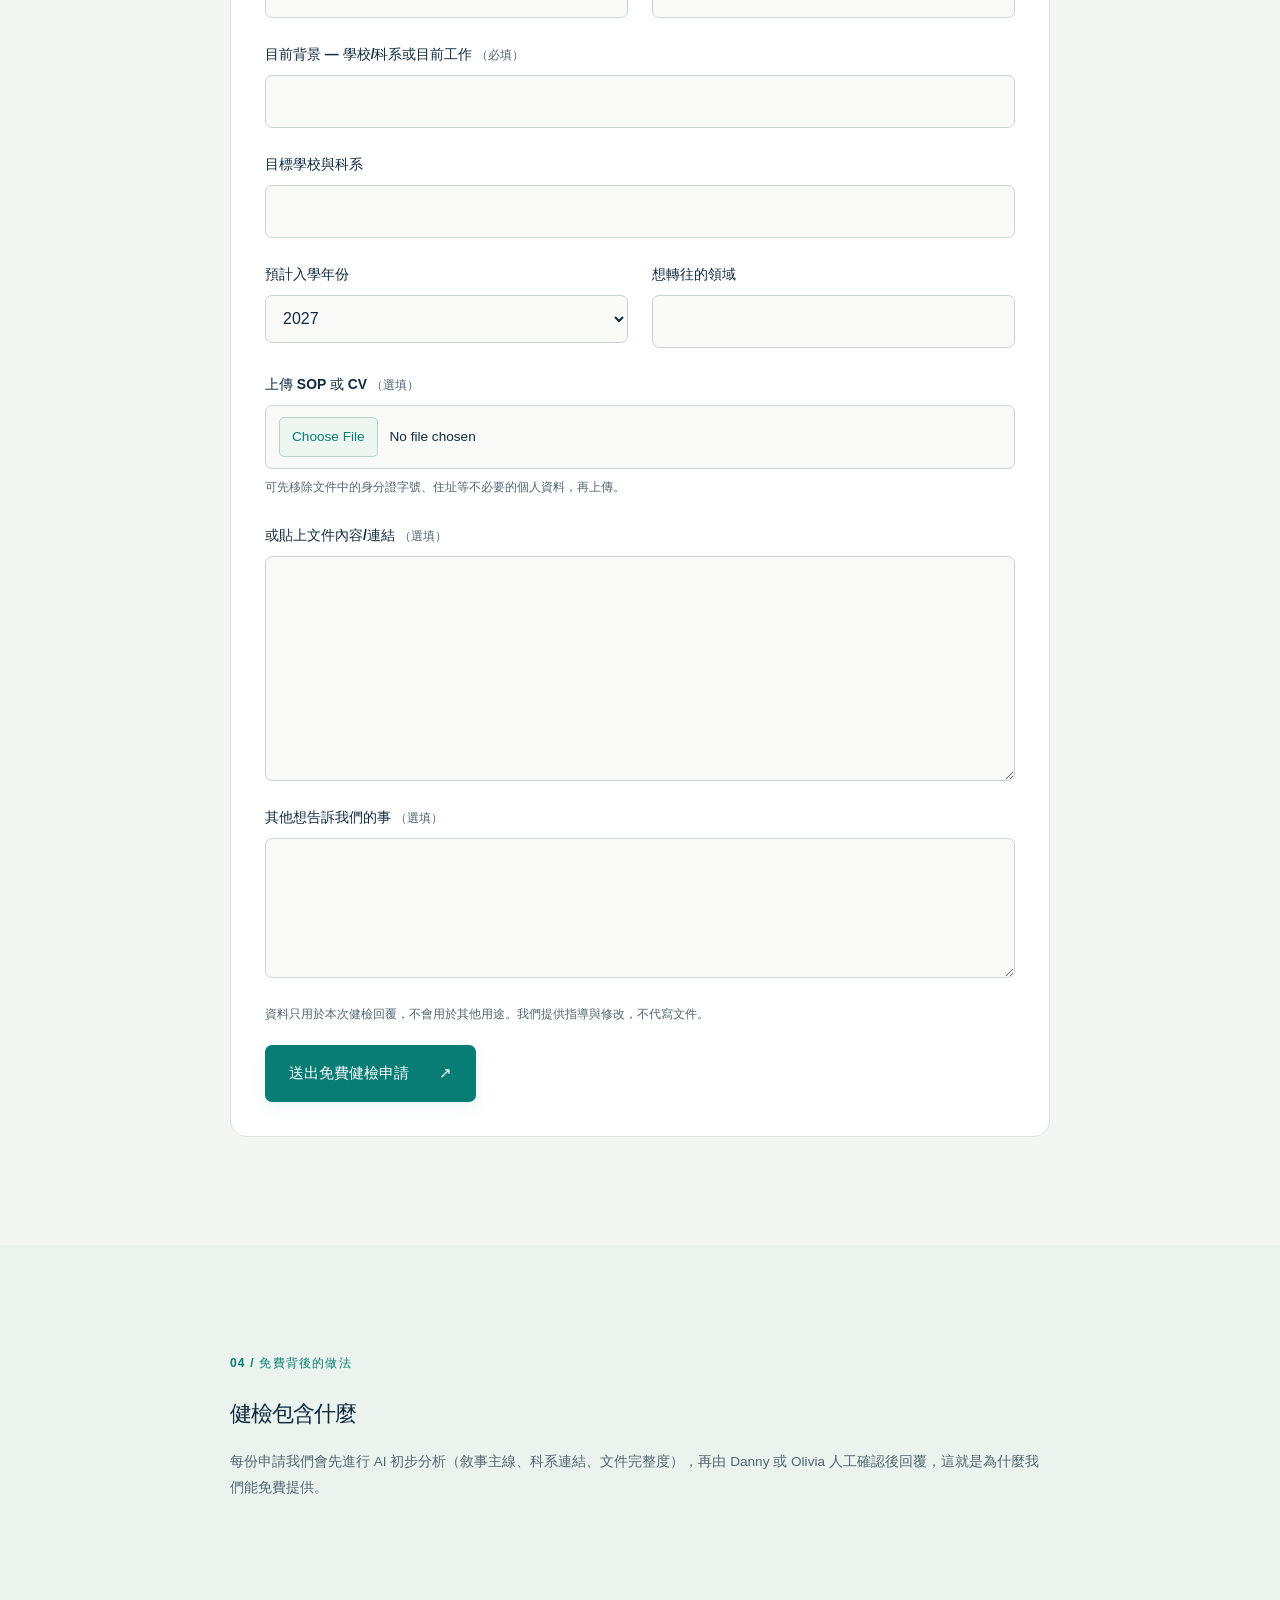
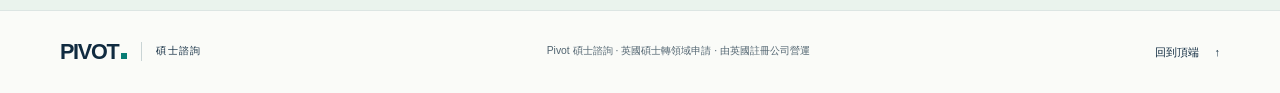
<file: health-check.html>
<!doctype html>
<html lang="zh-Hant">
  <head>
    <meta charset="utf-8">
    <meta name="viewport" content="width=device-width, initial-scale=1">
    <meta name="theme-color" content="#102b40">
    <meta name="description" content="Pivot 碩士諮詢免費 SOP / CV 健檢。先用十題即時自評掌握準備進度，再申請由 AI 初步分析、顧問親自確認的完整文件健檢。">
    <title>免費 SOP / CV 健檢｜Pivot 碩士諮詢</title>
    <link rel="stylesheet" href="assets/style.css">
    <script src="assets/main.js" defer></script>
    <script src="assets/health.js" defer></script>
  </head>
  <body>
    <a class="skip-link" href="#main">跳至主要內容</a>
    <header class="site-header">
      <div class="container header-inner">
        <a class="brand" href="index.html#top" aria-label="Pivot 碩士諮詢，回到首頁">
          <span class="wordmark">PIVOT<span class="brand-dot" aria-hidden="true"></span></span>
          <span class="brand-description">碩士諮詢</span>
        </a>
        <button class="nav-toggle" type="button" aria-expanded="false" aria-controls="primary-nav" hidden>
          <span class="menu-icon" aria-hidden="true"></span>
          <span class="menu-label">開啟選單</span>
        </button>
        <nav id="primary-nav" class="primary-nav" aria-label="主要導覽">
          <a href="index.html#approach">為什麼是我們</a>
          <a href="index.html#team">顧問介紹</a>
          <a href="index.html#services">服務與定價</a>
          <a href="index.html#faq">常見問題</a>
          <a class="nav-cta" href="#application">免費健檢 <span aria-hidden="true">↗</span></a>
        </nav>
      </div>
    </header>

    <main id="main">
      <section id="top" class="hero health-hero" aria-labelledby="hero-title">
        <div class="container health-container">
          <p class="eyebrow"><span class="status-dot" aria-hidden="true"></span> 免費 SOP / CV 健檢</p>
          <h1 id="hero-title">免費文件健檢</h1>
          <p class="hero-description">上傳你的 SOP，AI 立即給你初步建議；想看得更深入，再申請由顧問親自確認的完整健檢。</p>
          <div class="hero-actions">
            <a class="button button-primary" href="#ai-check">上傳 SOP 做 AI 健檢 <span aria-hidden="true">↓</span></a>
            <a class="text-link" href="#self-check">先做 3 分鐘即時自評 <span aria-hidden="true">↗</span></a>
          </div>
          <p class="hero-note">不收學校佣金 <span aria-hidden="true">·</span> 不代寫文件 <span aria-hidden="true">·</span> 從你的目標出發</p>
        </div>
      </section>

      <section id="ai-check" class="section health-ai-check" aria-labelledby="ai-check-title">
        <div class="container health-container">
          <div class="section-heading">
            <p class="eyebrow">01 / 上傳文件，AI 立即分析</p>
            <h2 id="ai-check-title">AI SOP 健檢</h2>
            <p>上傳你的 Personal Statement（SOP），AI 會從主線敘事、科系連結、具體證據、結構、英文表達五個面向給出分數與修改建議。這是初步健檢 — 想得到顧問逐句確認的版本，請接著申請下方的完整健檢。</p>
          </div>
          <form id="ai-check-form" class="ai-check-form" novalidate>
            <div class="form-grid">
              <label>目標學校（選填）<input id="ai-school" type="text" maxlength="120" placeholder="例如 King's College London" autocomplete="off"></label>
              <label>目標科系（選填）<input id="ai-programme" type="text" maxlength="120" placeholder="例如 MSc Computing" autocomplete="off"></label>
            </div>
            <div class="ai-mode-tabs" role="tablist" aria-label="輸入方式">
              <button type="button" class="ai-mode-tab is-active" data-mode="file" role="tab" aria-selected="true">上傳檔案</button>
              <button type="button" class="ai-mode-tab" data-mode="paste" role="tab" aria-selected="false">貼上文字</button>
            </div>
            <div id="ai-file-panel" class="ai-panel">
              <label class="ai-drop" for="ai-file">
                <strong>選擇 SOP 檔案</strong>
                <span>PDF、DOCX 或 TXT，上限 2MB</span>
              </label>
              <input id="ai-file" type="file" accept=".pdf,.docx,.txt,application/pdf,text/plain,application/vnd.openxmlformats-officedocument.wordprocessingml.document" hidden>
              <p id="ai-file-name" class="ai-file-name" aria-live="polite">尚未選擇檔案</p>
            </div>
            <div id="ai-paste-panel" class="ai-panel" hidden>
              <label class="ai-paste-label">把 SOP 全文貼在這裡
                <textarea id="ai-text" rows="10" maxlength="20000" placeholder="貼上你的 Personal Statement 全文（至少約 200 字）……"></textarea>
              </label>
            </div>
            <button id="ai-submit" class="button button-primary" type="submit">開始 AI 健檢 <span aria-hidden="true">→</span></button>
            <p class="ai-note">文件只會傳送給 AI 進行這一次評估，Pivot 不儲存你的文件。分析約需 10–30 秒；每人每天可使用 3 次。</p>
            <p id="ai-status" class="ai-status" role="status" aria-live="polite"></p>
          </form>
          <div id="ai-result" class="ai-result" hidden>
            <h3>健檢結果</h3>
            <p id="ai-overall" class="ai-overall"></p>
            <div id="ai-scores" class="ai-scores"></div>
            <div id="ai-priorities-wrap">
              <h4>最優先修改的三件事</h4>
              <ol id="ai-priorities"></ol>
            </div>
            <p id="ai-truncated" class="ai-note" hidden>（文件較長，本次只分析了前 6,000 字。）</p>
            <p class="ai-note">這是 AI 的初步評估，不能替代顧問的逐句健檢，也無法預測錄取結果。想要完整版本，歡迎申請下方的人工完整健檢。</p>
          </div>
        </div>
      </section>

      <section id="self-check" class="section health-self-check" aria-labelledby="self-check-title">
        <div class="container health-container">
          <div class="section-heading">
            <p class="eyebrow">02 / 先看清準備進度</p>
            <h2 id="self-check-title">即時自評</h2>
            <p id="self-check-help">勾選符合你目前狀況的敘述，每題 10 分，共 100 分。這份自評只在你的瀏覽器中計算，不會送出資料，也不代表錄取機率。</p>
          </div>
          <noscript><p class="health-notice">即時自評需要啟用 JavaScript；你仍可直接填寫下方的完整健檢申請表。</p></noscript>
          <form id="self-check-form" aria-describedby="self-check-help">
            <fieldset class="health-check-group">
              <legend>故事敘事</legend>
              <label class="health-check-item"><input type="checkbox" name="self_check" value="1"><span>我的 SOP 有一條清楚主線，能說明為什麼轉領域</span></label>
              <label class="health-check-item"><input type="checkbox" name="self_check" value="2"><span>我能具體說出過去經驗如何連結到目標科系</span></label>
              <label class="health-check-item"><input type="checkbox" name="self_check" value="3"><span>我知道目標科系真正想看的能力和特質</span></label>
            </fieldset>
            <fieldset class="health-check-group">
              <legend>文件完整度</legend>
              <label class="health-check-item"><input type="checkbox" name="self_check" value="4"><span>CV 用成果和數字呈現，而不是只列工作內容</span></label>
              <label class="health-check-item"><input type="checkbox" name="self_check" value="5"><span>推薦人知道我的目標，也看過我的申請方向</span></label>
              <label class="health-check-item"><input type="checkbox" name="self_check" value="6"><span>我的文件針對每間學校有調整，不是同一份投全部</span></label>
            </fieldset>
            <fieldset class="health-check-group">
              <legend>準備與時程</legend>
              <label class="health-check-item"><input type="checkbox" name="self_check" value="7"><span>我知道目標學校的截止日和我的送出時間表</span></label>
              <label class="health-check-item"><input type="checkbox" name="self_check" value="8"><span>英文檢定成績已達標或有明確考試計畫</span></label>
              <label class="health-check-item"><input type="checkbox" name="self_check" value="9"><span>我已研究過目標科系的課程內容</span></label>
              <label class="health-check-item"><input type="checkbox" name="self_check" value="10"><span>畢業後的職涯方向，我能講出一個合理的版本</span></label>
            </fieldset>
            <button id="calculate-score" class="button button-primary" type="submit" disabled>計算我的分數 <span aria-hidden="true">↗</span></button>
          </form>
          <div id="score-result" class="health-score" role="status" aria-live="polite" aria-atomic="true">
            <div id="score-content" hidden>
              <p class="card-kicker">你的自評分數</p>
              <p class="health-score-value"><strong id="score-value"></strong><span> / 100 分</span></p>
              <h3 id="score-heading"></h3>
              <p id="score-description"></p>
            </div>
          </div>
          <p class="health-application-link"><a class="text-link" href="#application">申請完整 SOP / CV 健檢 <span aria-hidden="true">↗</span></a></p>
        </div>
      </section>

      <section id="application" class="section health-application" aria-labelledby="application-title">
        <div class="container health-container">
          <div class="section-heading">
            <p class="eyebrow">03 / 把你的故事交給我們看看</p>
            <h2 id="application-title">完整健檢申請表</h2>
            <p>填寫你的背景與申請方向，可上傳 SOP 或 CV，也可以貼上文件內容或連結。標示「必填」的欄位請務必填寫。</p>
          </div>
          <div id="submission-success" class="health-notice" role="status" hidden>收到！我們會先做 AI 初步分析，再由顧問親自回覆你。</div>
          <form class="health-form" action="https://formsubmit.co/dannyyaou@gmail.com" method="POST" enctype="multipart/form-data" aria-describedby="health-privacy">
            <input type="hidden" name="_subject" value="Pivot 免費健檢申請">
            <input type="hidden" name="_template" value="table">
            <input type="hidden" name="_next" value="https://dannyyaou.github.io/pivot/health-check.html?sent=1">
            <div class="health-form-grid">
              <div class="health-field">
                <label for="name">姓名 <span class="health-required">（必填）</span></label>
                <input id="name" name="name" type="text" autocomplete="name" required>
              </div>
              <div class="health-field">
                <label for="email">Email <span class="health-required">（必填）</span></label>
                <input id="email" name="email" type="email" autocomplete="email" required>
              </div>
              <div class="health-field health-field-wide">
                <label for="background">目前背景 — 學校/科系或目前工作 <span class="health-required">（必填）</span></label>
                <input id="background" name="background" type="text" required>
              </div>
              <div class="health-field health-field-wide">
                <label for="target">目標學校與科系</label>
                <input id="target" name="target" type="text">
              </div>
              <div class="health-field">
                <label for="entry-year">預計入學年份</label>
                <select id="entry-year" name="entry_year">
                  <option value="2027">2027</option>
                  <option value="2028">2028</option>
                  <option value="還在考慮">還在考慮</option>
                </select>
              </div>
              <div class="health-field">
                <label for="pivot-field">想轉往的領域</label>
                <input id="pivot-field" name="pivot_field" type="text">
              </div>
              <div class="health-field health-field-wide">
                <label for="attachment">上傳 SOP 或 CV <span class="health-required">（選填）</span></label>
                <input id="attachment" name="attachment" type="file" aria-describedby="attachment-help">
                <p id="attachment-help" class="health-field-help">可先移除文件中的身分證字號、住址等不必要的個人資料，再上傳。</p>
              </div>
              <div class="health-field health-field-wide">
                <label for="document-text">或貼上文件內容/連結 <span class="health-required">（選填）</span></label>
                <textarea id="document-text" name="document_text" rows="7"></textarea>
              </div>
              <div class="health-field health-field-wide">
                <label for="notes">其他想告訴我們的事 <span class="health-required">（選填）</span></label>
                <textarea id="notes" name="notes" rows="4"></textarea>
              </div>
            </div>
            <p id="health-privacy" class="health-privacy">資料只用於本次健檢回覆，不會用於其他用途。我們提供指導與修改，不代寫文件。</p>
            <button class="button button-primary" type="submit">送出免費健檢申請 <span aria-hidden="true">↗</span></button>
          </form>
        </div>
      </section>

      <section class="section health-details" aria-labelledby="health-details-title">
        <div class="container health-container">
          <p class="eyebrow">04 / 免費背後的做法</p>
          <h2 id="health-details-title">健檢包含什麼</h2>
          <p>每份申請我們會先進行 AI 初步分析（敘事主線、科系連結、文件完整度），再由 Danny 或 Olivia 人工確認後回覆，這就是為什麼我們能免費提供。</p>
        </div>
      </section>
    </main>

    <footer class="site-footer">
      <div class="container footer-inner"><a class="brand footer-brand" href="index.html#top" aria-label="Pivot 碩士諮詢，回到首頁"><span class="wordmark">PIVOT<span class="brand-dot" aria-hidden="true"></span></span><span class="brand-description">碩士諮詢</span></a><p>Pivot 碩士諮詢 · 英國碩士轉領域申請 · 由英國註冊公司營運</p><a class="back-top" href="#top">回到頂端 <span aria-hidden="true">↑</span></a></div>
    </footer>
  </body>
</html>
</file>
<file: assets/style.css>
@charset "UTF-8";

:root {
  color-scheme: light;
  --ink: #102b40;
  --muted: #526571;
  --teal: #087d75;
  --mint: #91e2ca;
  --paper: #fafbf8;
  --line: #dce5e3;
  --radius: 16px;
  --header-height: 84px;
  font-family: -apple-system, BlinkMacSystemFont, "Segoe UI", "PingFang TC", "Microsoft JhengHei", sans-serif;
  font-synthesis: none;
}

*, *::before, *::after { box-sizing: border-box; }
html { scroll-behavior: smooth; scroll-padding-top: calc(var(--header-height) + 24px); }
body { margin: 0; color: var(--ink); background: var(--paper); line-height: 1.8; -webkit-font-smoothing: antialiased; }
a { color: inherit; text-decoration: none; }
button { font: inherit; }
button, a, summary { -webkit-tap-highlight-color: transparent; }
a, button, summary { touch-action: manipulation; }
:focus-visible { outline: 3px solid var(--teal); outline-offset: 5px; }
::selection { background: #bcebdc; color: var(--ink); }
h1, h2, h3, p { margin: 0; }
h1, h2, h3 { line-height: 1.4; }
h2 { font-size: clamp(1.8rem, 3.2vw, 2.65rem); font-weight: 750; letter-spacing: -.045em; }
h3 { font-size: 1.25rem; letter-spacing: -.025em; }
.container { width: min(1160px, calc(100% - 96px)); margin-inline: auto; }
.section { padding-block: 108px; }
.text-accent { color: var(--teal); }
.eyebrow { display: flex; align-items: center; gap: 9px; color: var(--teal); font-size: .75rem; font-weight: 700; letter-spacing: .1em; margin-bottom: 23px; }
.status-dot { display: inline-block; flex: 0 0 7px; width: 7px; height: 7px; border-radius: 50%; background: currentColor; }
.section-heading { margin-bottom: 44px; }
.section-heading > p:last-child { color: var(--muted); margin-top: 20px; }
.split-heading { display: flex; align-items: flex-end; justify-content: space-between; gap: 40px; }
.split-heading > p:last-child { max-width: 410px; margin: 0 0 5px; font-size: .93rem; }
.section-footnote { margin-top: 25px; color: var(--muted); font-size: .8rem; }
.text-link { display: inline-flex; align-items: center; gap: 18px; color: var(--teal); font-size: .88rem; font-weight: 650; }
.text-link span, .service-link span, .button span { transition: transform .2s ease; }
.text-link:hover span, .service-link:hover span, .button:hover span { transform: translate(3px, -3px); }
.button { display: inline-flex; align-items: center; justify-content: space-between; gap: 30px; min-height: 56px; padding: 14px 23px; border: 1px solid transparent; border-radius: 7px; font-size: .93rem; font-weight: 650; transition: background .2s ease, box-shadow .2s ease, transform .2s ease; }
.button-primary { color: #fff; background: var(--teal); box-shadow: 0 5px 16px #087d7514; }
.button-primary:hover { background: #06655f; box-shadow: 0 8px 22px #087d7528; }
.skip-link { position: fixed; top: 10px; left: 15px; padding: 10px 20px; z-index: 20; background: var(--ink); color: #fff; border-radius: 5px; transform: translateY(-160%); }
.skip-link:focus { transform: none; }

.site-header { position: sticky; top: 0; z-index: 10; background: #fafbf8f5; border-bottom: 1px solid #102b4010; }
.header-inner { min-height: var(--header-height); display: flex; align-items: center; justify-content: space-between; gap: 25px; }
.brand { display: inline-flex; align-items: center; gap: 14px; flex-shrink: 0; }
.wordmark { display: inline-flex; align-items: baseline; font-size: 1.75rem; font-weight: 850; letter-spacing: -.06em; line-height: 1; }
.brand-dot { width: 6px; height: 6px; margin-left: 3px; background: var(--teal); }
.brand-description { font-size: .77rem; font-weight: 600; letter-spacing: .12em; border-left: 1px solid #c9d4d5; padding-left: 14px; }
.primary-nav { display: flex; align-items: center; gap: 28px; font-size: .8rem; font-weight: 550; }
.primary-nav > a { padding-block: 10px; }
.primary-nav > a:hover { color: var(--teal); }
.primary-nav .nav-cta { display: inline-flex; gap: 20px; padding: 9px 17px; border: 1px solid #b8d3cc; border-radius: 5px; color: var(--teal); }
.nav-cta:hover { background: #e5f2ec; }
.nav-toggle { display: none; }

.hero { position: relative; overflow: hidden; background: radial-gradient(ellipse at 85% 40%, #e0eee8 0%, transparent 55%), var(--paper); }
.hero-layout { display: grid; grid-template-columns: 1.12fr 1fr; align-items: center; gap: 64px; padding-top: 83px; padding-bottom: 76px; }
.hero .eyebrow { font-size: .72rem; letter-spacing: .055em; }
h1 { font-size: clamp(2.5rem, 4.05vw, 3.6rem); font-weight: 780; letter-spacing: -.045em; line-height: 1.36; }
.hero-description { color: var(--muted); font-size: .98rem; margin-top: 24px; line-height: 1.95; }
.hero-actions { display: flex; align-items: center; flex-wrap: wrap; gap: 24px; margin-top: 32px; }
.hero-actions .text-link { color: var(--ink); font-size: .8rem; gap: 12px; }
.hero-note { display: flex; align-items: center; flex-wrap: wrap; gap: 11px; margin-top: 20px; font-size: .7rem; color: #596d75; }
.hero-note > span { color: #829591; }
.hero-bottom { border-top: 1px solid #102b4017; display: flex; align-items: center; justify-content: space-between; min-height: 68px; color: var(--muted); font-size: .72rem; letter-spacing: .025em; }
.hero-bottom > a { display: flex; align-items: center; gap: 20px; padding-block: 12px; }
.down-arrow { width: 28px; height: 28px; border: 1px solid #cddbd5; border-radius: 50%; display: grid; place-items: center; }

.pivot-visual { position: relative; isolation: isolate; padding: 28px; border-radius: 20px; background: var(--ink); color: #fff; box-shadow: 0 25px 55px #102b4015; transform: rotate(-1deg); }
.visual-grid { position: absolute; inset: 0; z-index: -1; border-radius: inherit; background-image: linear-gradient(#ffffff05 1px, transparent 1px), linear-gradient(90deg, #ffffff05 1px, transparent 1px); background-size: 28px 28px; overflow: hidden; }
.visual-topline { display: flex; align-items: center; justify-content: space-between; color: #a5bbc4; }
.small-label { font-size: .65rem; letter-spacing: .1em; }
.visual-plus { font-size: 1.4rem; line-height: 1; color: var(--mint); }
.path-origin { display: grid; grid-template-columns: 9px 1fr; align-items: center; column-gap: 11px; margin-top: 36px; margin-left: 18px; }
.path-origin > span:nth-child(2) { font-size: .9rem; font-weight: 600; letter-spacing: .025em; }
.path-dot { width: 9px; height: 9px; border-radius: 50%; border: 2px solid #a2b6c0; }
.path-origin small { grid-column: 2; color: #a5bbc4; font-size: .67rem; margin-top: 3px; }
.path-line { margin-left: 22px; width: 1px; height: 36px; background: #ffffff33; }
.pivot-node { display: flex; gap: 15px; align-items: center; border: 1px solid #6ac3af55; background: #153e4b; border-radius: 10px; padding: 19px 16px; }
.pivot-symbol { width: 39px; height: 39px; flex-shrink: 0; display: grid; place-items: center; font-size: 1.8rem; border-radius: 8px; background: var(--mint); color: var(--ink); }
.pivot-node strong { font-size: .95rem; font-weight: 650; }
.pivot-node div > span { display: block; font-size: .67rem; margin-top: 4px; color: #b0cec9; }
.path-branches { position: relative; height: 38px; margin-inline: 25%; border: 1px solid #ffffff30; border-bottom: 0; border-radius: 10px 10px 0 0; margin-top: 22px; }
.path-branches::before { content: ""; position: absolute; height: 23px; width: 1px; background: #ffffff30; top: -23px; left: 50%; }
.destination-grid { display: grid; grid-template-columns: 1fr 1fr; gap: 12px; }
.destination { border: 1px solid #ffffff20; border-radius: 9px; padding: 18px 14px 0; background: #ffffff05; }
.destination-number { display: block; font-size: .62rem; letter-spacing: .08em; color: #9cbbb9; margin-bottom: 8px; }
.destination > strong { display: block; font-size: 1.1rem; }
.destination > span:last-of-type { font-size: .62rem; color: #adc1c9; display: block; margin-top: 5px; }
.outcome { border-top: 1px solid #ffffff15; margin-top: 20px; padding-block: 12px; color: var(--mint); font-size: .63rem; }
.outcome > span { margin-right: 4px; }
.visual-caption { font-size: .66rem; color: #b3c9ce; margin-top: 22px; text-align: center; }
.visual-caption > span { color: var(--mint); padding-right: 7px; font-size: 1rem; vertical-align: middle; }

.approach { background: #fff; }
.comparison-grid { display: grid; grid-template-columns: 1fr 1fr; gap: 24px; }
.comparison-card { padding: 34px; border-radius: var(--radius); }
.agency-card { background: #f4f6f5; border: 1px solid #e8edeb; }
.card-kicker { display: flex; align-items: center; gap: 8px; font-size: .7rem; font-weight: 650; letter-spacing: .06em; color: var(--muted); margin-bottom: 15px; }
.comparison-card h3 { font-size: 1.35rem; }
.comparison-card > p:last-child { font-size: .87rem; color: var(--muted); line-height: 1.95; }
.funding-flow { display: flex; align-items: center; justify-content: center; gap: 16px; border: 1px solid #dce3e1; border-radius: 7px; margin-block: 26px; padding: 18px 12px; font-size: .8rem; font-weight: 550; }
.flow-arrow { color: #82948e; }
.pivot-card { background: #ecf6f0; border: 1px solid #b9d7ca; }
.pivot-card .card-kicker, .pivot-card h3, .pivot-card .funding-flow { color: #076a61; }
.pivot-card .funding-flow { border-color: #bad8cb; background: #ffffff65; }
.pivot-card .flow-arrow { color: var(--teal); }

.team { background: #f3f6f3; }
.profile-grid { display: grid; grid-template-columns: 1fr 1fr; gap: 24px; }
.profile-card { background: #fff; border: 1px solid var(--line); border-radius: var(--radius); padding: 34px; }
.profile-top { display: flex; align-items: center; justify-content: space-between; gap: 15px; margin-bottom: 25px; }
.profile-monogram { width: 66px; height: 66px; border-radius: 50%; position: relative; display: grid; place-items: center; font-size: 2rem; font-weight: 700; color: #fff; background: var(--ink); }
.profile-monogram > span { position: absolute; bottom: -2px; right: -6px; display: grid; place-items: center; width: 25px; height: 25px; border: 3px solid white; border-radius: 50%; color: var(--ink); background: var(--mint); font-size: .85rem; }
.monogram-teal { background: #1d6b64; }
.profile-tag { color: var(--teal); background: #eef6f1; font-size: .68rem; border-radius: 4px; padding: 5px 10px; }
.profile-card h3 { font-size: 1.65rem; }
.profile-role { font-size: .82rem; color: var(--teal); margin-top: 6px; }
.profile-path { list-style: none; padding: 0; margin: 27px 0 23px; border-top: 1px solid var(--line); border-bottom: 1px solid var(--line); }
.profile-path li { display: grid; grid-template-columns: 45px 1fr; align-items: baseline; gap: 15px; padding-block: 13px; font-size: .84rem; }
.profile-path li + li { border-top: 1px dashed #e5ebe8; }
.profile-path li > span { font-size: .66rem; color: var(--muted); letter-spacing: .08em; }
.profile-path strong { font-weight: 550; line-height: 1.65; }
.profile-description { color: var(--muted); font-size: .87rem; line-height: 1.95; }

.services { background: #fff; }
.free-service { display: flex; align-items: center; gap: 25px; padding: 30px 34px; background: #edf6f1; border: 1px solid #c8ded3; border-radius: var(--radius); margin-bottom: 25px; }
.free-service-icon { display: grid; place-items: center; width: 52px; height: 52px; flex-shrink: 0; background: #d8eddf; border-radius: 50%; font-size: 1.9rem; color: var(--teal); }
.free-service-copy { flex: 1; }
.free-service .card-kicker { color: var(--teal); margin-bottom: 6px; font-size: .65rem; }
.free-service-copy > p:last-child { max-width: 650px; margin-top: 10px; font-size: .82rem; color: var(--muted); }
.free-service-action { min-width: 115px; margin-left: 18px; text-align: right; }
.free-price { display: block; font-size: 1.8rem; font-weight: 700; color: var(--teal); margin-bottom: 6px; }
.free-service-action .text-link { font-size: .75rem; gap: 12px; }
.pricing-grid { display: grid; grid-template-columns: repeat(2, 1fr); gap: 24px; }
.price-card { display: flex; flex-direction: column; padding: 30px 32px 24px; border: 1px solid var(--line); border-radius: var(--radius); }
.service-number { color: #778b91; font-size: .72rem; letter-spacing: .05em; margin-bottom: 15px; }
.price-card h3 { font-size: 1.3rem; }
.service-summary { color: var(--muted); font-size: .8rem; margin-top: 8px; }
.price { display: flex; align-items: baseline; flex-wrap: wrap; column-gap: 5px; margin-top: 23px; font-size: clamp(1.4rem, 2.2vw, 1.85rem); font-weight: 700; letter-spacing: -.045em; line-height: 1.6; }
.currency { font-size: .8rem; letter-spacing: 0; font-weight: 550; margin-right: 3px; }
.price-unit { font-size: .71rem; color: var(--muted); letter-spacing: 0; font-weight: 400; margin-left: 4px; }
.check-list { margin: 22px 0 27px; padding: 0; list-style: none; font-size: .82rem; color: var(--muted); }
.check-list li { position: relative; padding-left: 22px; }
.check-list li + li { margin-top: 8px; }
.check-list li::before { position: absolute; left: 0; content: "✓"; color: var(--teal); font-size: .75rem; }
.service-link { display: flex; justify-content: space-between; align-items: center; border-top: 1px solid var(--line); padding-top: 18px; margin-top: auto; font-size: .78rem; font-weight: 650; color: var(--teal); }
.package-card { background: var(--ink); color: #fff; border-color: var(--ink); }
.package-heading { display: flex; align-items: baseline; justify-content: space-between; gap: 12px; }
.package-heading .service-number { color: #b1c3cb; }
.package-tag { color: var(--mint); border: 1px solid #91e2ca50; border-radius: 4px; padding: 2px 8px; font-size: .62rem; }
.package-card .service-summary, .package-card .price-unit, .package-card .check-list { color: #bdcdd4; }
.package-card .service-link { border-color: #ffffff28; color: var(--mint); }
.package-card .check-list li::before { color: var(--mint); }

.timeline-section { background: var(--ink); color: #fff; }
.timeline-layout { display: grid; grid-template-columns: .85fr 1fr; gap: 110px; }
.timeline-intro .eyebrow { color: var(--mint); }
.timeline-intro > p:not(.eyebrow) { color: #bdcdd4; font-size: .9rem; margin-top: 22px; }
.timeline-intro .text-link { color: var(--mint); margin-top: 28px; font-size: .8rem; }
.timeline { padding-left: 23px; }
.timeline-item { position: relative; padding: 0 0 34px 27px; border-left: 1px solid #91e2ca40; }
.timeline-item:last-of-type { padding-bottom: 15px; }
.timeline-marker { position: absolute; top: 5px; left: -6px; width: 11px; height: 11px; background: var(--mint); border: 3px solid var(--ink); border-radius: 50%; box-shadow: 0 0 0 1px #91e2ca80; }
.timeline-date { color: var(--mint); font-size: .73rem; letter-spacing: .06em; margin-bottom: 9px; font-weight: 650; }
.timeline-item h3 { font-size: 1.08rem; margin-bottom: 10px; }
.timeline-item > p:last-child { color: #bdcdd4; font-size: .81rem; line-height: 1.95; }
.timeline-note { margin-top: 18px; color: #a0b5bf; font-size: .69rem; line-height: 1.8; }

.principles { background: #eaf3ed; }
.principles-layout { display: grid; grid-template-columns: 140px 1fr; gap: 60px; align-items: start; max-width: 970px; }
.principle-icon { width: 120px; height: 140px; background: #d6e8db; clip-path: polygon(50% 0, 95% 17%, 95% 60%, 80% 80%, 50% 100%, 20% 80%, 5% 60%, 5% 17%); display: grid; place-items: center; font-size: 3.2rem; color: var(--teal); margin-top: 50px; }
.principles h2 { font-size: clamp(1.6rem, 2.8vw, 2.25rem); }
.principles h2 + p { margin-top: 24px; }
.principles p:not(.eyebrow) { color: var(--muted); font-size: .9rem; line-height: 1.95; }
.principles p + p { margin-top: 15px; }
.principle-signoff { display: inline-block; padding-top: 20px; margin-top: 23px; border-top: 1px solid #c9ddd0; font-size: .83rem; color: var(--teal); font-weight: 650; }

.faq-section { background: #fff; }
.faq-layout { display: grid; grid-template-columns: .7fr 1.3fr; gap: 80px; }
.faq-list { border-top: 1px solid var(--line); }
.faq-list details { border-bottom: 1px solid var(--line); }
.faq-list summary { display: flex; align-items: center; justify-content: space-between; gap: 22px; padding-block: 25px; cursor: pointer; list-style: none; font-size: .93rem; font-weight: 650; }
.faq-list summary::-webkit-details-marker { display: none; }
.faq-list summary:hover { color: var(--teal); }
.faq-icon { position: relative; flex: 0 0 22px; width: 22px; height: 22px; color: var(--teal); }
.faq-icon::before, .faq-icon::after { content: ""; position: absolute; background: currentColor; top: 10px; left: 5px; width: 12px; height: 1.5px; }
.faq-icon::after { transform: rotate(90deg); transition: transform .2s ease; }
details[open] .faq-icon::after { transform: rotate(0); }
details[open] summary { color: var(--teal); }
.faq-answer { padding: 0 35px 25px 0; color: var(--muted); font-size: .86rem; line-height: 1.95; }

.contact-section { background: #eaf3ee; padding-block: 90px; }
.contact-layout { display: grid; grid-template-columns: 1.5fr 1fr; gap: 95px; align-items: center; }
.contact-layout h2 { font-size: clamp(1.85rem, 3.2vw, 2.6rem); }
.contact-layout > div > p:not(.eyebrow, .contact-email) { color: var(--muted); font-size: .93rem; margin-top: 22px; }
.button-light { background: var(--ink); color: #fff; margin-top: 30px; }
.button-light:hover { background: #1a4057; }
.contact-email { margin-top: 17px; color: var(--muted); font-size: .71rem; }
.contact-email > a { color: var(--teal); display: inline-block; text-decoration: underline; text-underline-offset: 3px; }
.newsletter { background: #ffffff70; border: 1px solid #cfdfd5; border-radius: var(--radius); padding: 32px; }
.newsletter-icon { color: var(--teal); font-size: 1.65rem; line-height: 1; display: block; margin-bottom: 23px; }
.newsletter h3 { font-size: 1.3rem; line-height: 1.6; }
.newsletter > p { color: var(--muted); font-size: .81rem; margin-top: 16px; }
.newsletter-placeholder { display: flex; align-items: center; gap: 9px; color: var(--teal); background: #e4eee7; border: 1px dashed #b3cec0; border-radius: 5px; padding: 12px 15px; font-size: .75rem; margin-top: 23px; }
.newsletter .newsletter-note { font-size: .7rem; margin-top: 12px; }
.site-footer { border-top: 1px solid var(--line); background: var(--paper); }
.footer-inner { display: flex; justify-content: space-between; align-items: center; gap: 25px; padding-block: 30px; }
.footer-brand .wordmark { font-size: 1.35rem; }
.footer-brand .brand-description { font-size: .65rem; }
.footer-inner > p { font-size: .65rem; color: var(--muted); }
.back-top { font-size: .7rem; white-space: nowrap; }
.back-top span { margin-left: 12px; }
.timeline-section :focus-visible, .package-card :focus-visible { outline-color: var(--mint); }

.reveal { opacity: 1; transform: none; }
.reveal-pending { opacity: 0; transform: translateY(18px); }
.reveal-ready { transition: opacity .6s ease, transform .6s ease; }
.reveal-visible { opacity: 1; transform: none; }

@media (min-width: 1440px) {
  .hero-layout { padding-top: 105px; padding-bottom: 95px; }
}

@media (max-width: 1100px) {
  .container { width: calc(100% - 64px); }
  .primary-nav { gap: 18px; font-size: .74rem; }
  .hero-layout { gap: 36px; }
  .pivot-visual { padding: 24px 20px; }
  .hero-actions { gap: 20px; }
  .hero-actions .button { font-size: .84rem; padding-inline: 17px; gap: 20px; }
  .hero-actions .text-link { font-size: .72rem; }
  .pivot-node { gap: 10px; padding-inline: 12px; }
  .pivot-node strong { font-size: .82rem; }
  .destination { padding-inline: 10px; }
  .destination > span:last-of-type { font-size: .57rem; }
  .outcome { font-size: .57rem; }
  .timeline-layout { gap: 60px; }
  .faq-layout { gap: 45px; }
  .contact-layout { gap: 50px; }
  .footer-inner { flex-wrap: wrap; }
  .footer-inner > p { order: 3; flex-basis: 100%; }
}

@media (max-width: 800px) {
  :root { --header-height: 72px; }
  .container { width: calc(100% - 48px); }
  .section { padding-block: 76px; }
  .header-inner { flex-wrap: wrap; gap: 0; padding-block: 20px; }
  .wordmark { font-size: 1.55rem; }
  .brand-description { font-size: .7rem; }
  .primary-nav { width: 100%; flex-wrap: wrap; gap: 6px 24px; padding-top: 20px; }
  .nav-toggle:not([hidden]) { display: inline-flex; align-items: center; gap: 10px; border: 1px solid var(--line); border-radius: 5px; padding: 7px 10px; background: transparent; color: var(--ink); font-size: .72rem; cursor: pointer; }
  .menu-icon { width: 16px; height: 10px; border-top: 1.5px solid currentColor; border-bottom: 1.5px solid currentColor; position: relative; }
  .menu-icon::after { content: ""; position: absolute; width: 16px; height: 1.5px; background: currentColor; top: 3px; left: 0; }
  .nav-toggle[aria-expanded="true"] .menu-icon { border: 0; }
  .nav-toggle[aria-expanded="true"] .menu-icon::before, .nav-toggle[aria-expanded="true"] .menu-icon::after { content: ""; position: absolute; top: 4px; left: 0; height: 1.5px; width: 16px; background: currentColor; transform: rotate(45deg); }
  .nav-toggle[aria-expanded="true"] .menu-icon::after { transform: rotate(-45deg); }
  .primary-nav.nav-enhanced { display: none; flex-direction: column; align-items: stretch; gap: 0; }
  .primary-nav.nav-enhanced.is-open { display: flex; }
  .primary-nav.nav-enhanced > a { padding: 13px 8px; border-top: 1px solid var(--line); font-size: .88rem; }
  .primary-nav.nav-enhanced .nav-cta { margin-top: 10px; border: 1px solid #b8d3cc; justify-content: space-between; padding-inline: 14px; }
  .hero-layout { grid-template-columns: 1fr; gap: 50px; padding-top: 58px; padding-bottom: 45px; }
  .hero-copy { max-width: 570px; }
  h1 { font-size: clamp(2.6rem, 7vw, 3.5rem); }
  .hero-description { font-size: .97rem; }
  .hero-actions .button { font-size: .9rem; padding-inline: 22px; gap: 28px; }
  .hero-actions .text-link { font-size: .82rem; }
  .pivot-visual { width: min(100%, 520px); justify-self: center; transform: none; padding: 28px; }
  .pivot-node strong { font-size: 1rem; }
  .destination { padding-inline: 16px; }
  .destination > span:last-of-type, .outcome { font-size: .68rem; }
  .hero-bottom { font-size: .68rem; }
  .split-heading { display: block; }
  .split-heading > p:last-child { max-width: 100%; margin-top: 22px; }
  .comparison-grid { gap: 16px; }
  .comparison-card { padding: 25px; }
  .comparison-card h3 { font-size: 1.1rem; }
  .funding-flow { gap: 10px; font-size: .7rem; }
  .profile-grid { gap: 16px; }
  .profile-card { padding: 25px; }
  .profile-top { flex-wrap: wrap; }
  .profile-role { min-height: 44px; }
  .profile-path li { grid-template-columns: 33px 1fr; gap: 8px; font-size: .78rem; }
  .free-service { gap: 18px; padding: 25px; flex-wrap: wrap; }
  .free-service-copy { flex-basis: calc(100% - 75px); }
  .free-service-action { display: flex; justify-content: space-between; align-items: center; width: 100%; border-top: 1px solid #c8ded3; padding-top: 15px; margin: 0; }
  .free-price { font-size: 1.4rem; margin-bottom: 0; }
  .pricing-grid { gap: 16px; }
  .price-card { padding: 25px; }
  .price { font-size: 1.5rem; }
  .price-unit { font-size: .65rem; }
  .timeline-layout { grid-template-columns: 1fr; gap: 45px; }
  .timeline { padding-left: 6px; }
  .principles-layout { grid-template-columns: 75px 1fr; gap: 25px; }
  .principle-icon { width: 75px; height: 90px; font-size: 2rem; margin-top: 47px; }
  .faq-layout { grid-template-columns: 1fr; gap: 0; }
  .contact-section { padding-block: 70px; }
  .contact-layout { grid-template-columns: 1fr; gap: 40px; }
  .newsletter { max-width: 540px; }
}

@media (max-width: 540px) {
  .container { width: calc(100% - 40px); }
  .section { padding-block: 62px; }
  .section-heading { margin-bottom: 30px; }
  .brand { gap: 10px; }
  .brand-description { padding-left: 10px; font-size: .65rem; }
  .nav-toggle:not([hidden]) { font-size: .65rem; padding-inline: 8px; gap: 7px; }
  .hero-layout { padding-top: 43px; gap: 40px; }
  .hero .eyebrow { font-size: .62rem; letter-spacing: .015em; gap: 7px; margin-bottom: 20px; }
  h1 { font-size: clamp(2rem, 8.5vw, 2.9rem); line-height: 1.4; }
  .hero-description { font-size: .88rem; margin-top: 20px; }
  .desktop-break { display: none; }
  .hero-actions { gap: 20px; margin-top: 25px; }
  .hero-actions .button { width: 100%; }
  .hero-actions .text-link { padding-block: 3px; }
  .hero-note { font-size: .59rem; gap: 8px; margin-top: 17px; }
  .hero-bottom { gap: 20px; align-items: center; padding-block: 12px; min-height: 64px; font-size: .6rem; }
  .hero-bottom > a { flex-shrink: 0; gap: 9px; }
  .pivot-visual { padding: 22px 18px; border-radius: 13px; }
  .small-label { font-size: .6rem; }
  .path-origin { margin-top: 27px; margin-left: 10px; }
  .path-origin > span:nth-child(2) { font-size: .78rem; }
  .path-line { margin-left: 14px; height: 28px; }
  .pivot-node { padding: 14px 10px; gap: 10px; }
  .pivot-symbol { width: 31px; height: 35px; font-size: 1.5rem; }
  .pivot-node strong { font-size: .8rem; }
  .pivot-node div > span { font-size: .58rem; }
  .path-branches { height: 28px; }
  .destination-grid { gap: 9px; }
  .destination { padding: 14px 9px 0; }
  .destination > strong { font-size: 1rem; }
  .destination > span:last-of-type { font-size: .56rem; }
  .outcome { font-size: .55rem; margin-top: 14px; padding-block: 10px; }
  .visual-caption { font-size: .58rem; margin-top: 17px; }
  .comparison-grid, .profile-grid, .pricing-grid { grid-template-columns: 1fr; }
  .comparison-card, .profile-card, .price-card { padding: 26px 24px; }
  .comparison-card h3 { font-size: 1.15rem; }
  .funding-flow { font-size: .78rem; gap: 15px; margin-block: 22px; }
  .section-heading > p:last-child { font-size: .86rem; }
  .section-footnote { font-size: .72rem; }
  .profile-top { flex-wrap: nowrap; }
  .profile-role { min-height: 0; }
  .profile-path li { grid-template-columns: 40px 1fr; gap: 12px; font-size: .84rem; }
  .profile-path strong br { display: none; }
  .profile-path strong br::after { content: " "; }
  .free-service { padding: 25px 22px; gap: 15px; }
  .free-service-icon { width: 38px; height: 38px; font-size: 1.4rem; }
  .free-service-copy { flex-basis: calc(100% - 55px); }
  .free-service-copy h3 { font-size: 1.05rem; }
  .free-service-copy > p:last-child { margin-left: -53px; padding-top: 8px; }
  .free-service .card-kicker { font-size: .57rem; }
  .price { font-size: 1.75rem; }
  .price-unit { font-size: .7rem; }
  .principles-layout { display: block; }
  .principle-icon { width: 50px; height: 58px; font-size: 1.4rem; margin: 0 0 25px; }
  .principles h2 { font-size: clamp(1.45rem, 6vw, 1.9rem); }
  .principles p:not(.eyebrow) { font-size: .85rem; }
  .faq-list summary { font-size: .85rem; gap: 15px; padding-block: 23px; }
  .faq-answer { font-size: .81rem; padding-right: 8px; }
  .contact-layout h2 { font-size: clamp(1.65rem, 6.8vw, 2.15rem); }
  .contact-layout .eyebrow { font-size: .65rem; letter-spacing: .045em; }
  .contact-layout > div > p:not(.eyebrow, .contact-email) { font-size: .86rem; }
  .newsletter { padding: 27px; }
  .footer-inner { gap: 20px; }
  .footer-inner > p { line-height: 1.9; font-size: .6rem; }
}

@media (prefers-reduced-motion: reduce) {
  html { scroll-behavior: auto; }
  *, *::before, *::after { transition: none !important; animation: none !important; }
  .reveal-pending { opacity: 1; transform: none; }
}

.health-container { max-width: 820px; }
.health-hero { padding-block: 83px 76px; }
.health-self-check { background: #fff; }
.health-check-group { min-width: 0; margin: 0 0 25px; padding: 20px 26px 12px; border: 1px solid var(--line); border-radius: var(--radius); }
.health-check-group legend { padding-inline: 8px; color: var(--teal); font-size: 1.05rem; font-weight: 650; }
.health-check-item { display: flex; align-items: flex-start; gap: 13px; padding-block: 14px; font-size: .9rem; cursor: pointer; }
.health-check-item + .health-check-item { border-top: 1px solid var(--line); }
.health-check-item input { flex: 0 0 20px; width: 20px; height: 20px; margin: 4px 0 0; accent-color: var(--teal); cursor: pointer; }
.health-check-item:has(input:checked) { color: var(--teal); }
.health-score > div { margin-top: 30px; padding: 30px; border: 1px solid #b9d7ca; border-radius: var(--radius); background: #ecf6f0; }
.health-score .card-kicker { margin-bottom: 6px; }
.health-score-value { color: var(--teal); margin-bottom: 16px; }
.health-score-value strong { font-size: 3rem; line-height: 1.2; letter-spacing: -.045em; }
.health-score-value > span { font-size: .85rem; color: var(--muted); }
.health-score h3 { color: var(--teal); }
.health-score h3 + p { margin-top: 10px; font-size: .9rem; color: var(--muted); }
.health-application-link { margin-top: 25px; }
.health-application { background: #f3f6f3; }
.health-form { padding: 34px; border: 1px solid var(--line); border-radius: var(--radius); background: #fff; }
.health-form-grid { display: grid; grid-template-columns: repeat(2, minmax(0, 1fr)); gap: 24px; }
.health-field { display: flex; flex-direction: column; gap: 8px; min-width: 0; }
.health-field-wide { grid-column: 1 / -1; }
.health-field > label { font-size: .87rem; font-weight: 650; }
.health-required { color: var(--muted); font-size: .75rem; font-weight: 400; }
.health-field input, .health-field select, .health-field textarea { width: 100%; min-width: 0; min-height: 48px; padding: 11px 13px; border: 1px solid #c9d4d5; border-radius: 7px; color: var(--ink); background: var(--paper); font: inherit; font-size: 1rem; }
.health-field textarea { resize: vertical; }
.health-field input[type="file"] { font-size: .85rem; overflow-wrap: anywhere; }
.health-field input::file-selector-button { margin-right: 12px; padding: 7px 12px; border: 1px solid #b8d3cc; border-radius: 5px; color: var(--teal); background: #edf6f1; font: inherit; cursor: pointer; }
.health-field-help, .health-privacy { color: var(--muted); font-size: .75rem; }
.health-privacy { margin-block: 26px 20px; }
.health-notice { margin-bottom: 25px; padding: 20px 24px; border: 1px solid #b9d7ca; border-radius: 7px; color: var(--teal); background: #ecf6f0; }
.health-details { background: #eaf3ed; }
.health-details h2 { font-size: 1.4rem; }
.health-details h2 + p { margin-top: 20px; color: var(--muted); font-size: .85rem; line-height: 1.95; }
.health-container button { cursor: pointer; }
.health-container button:disabled { opacity: .55; cursor: not-allowed; }

@media (max-width: 800px) {
  .health-hero { padding-block: 58px 45px; }
}

@media (max-width: 540px) {
  .health-hero { padding-block: 43px 45px; }
  .health-check-group { padding: 15px 18px 8px; }
  .health-check-item { font-size: .85rem; }
  .health-form, .health-score > div { padding: 26px 24px; }
  .health-form-grid { grid-template-columns: 1fr; gap: 20px; }
  .health-form .button, #calculate-score { width: 100%; }
}

/* school logos in profile paths */
.school-logo { height: 17px; width: auto; vertical-align: -3px; margin-right: 7px; }
.school-logo-seal { height: 20px; vertical-align: -5px; }

/* AI SOP check */
.health-ai-check { background: var(--paper); }
.ai-check-form { background: #fff; border: 1px solid var(--line); border-radius: var(--radius); padding: 26px; }
.ai-mode-tabs { display: flex; gap: 8px; margin: 18px 0 14px; }
.ai-mode-tab { border: 1px solid var(--line); background: #fff; border-radius: 999px; padding: 8px 18px; font: inherit; font-weight: 600; cursor: pointer; }
.ai-mode-tab.is-active { background: var(--ink); color: #fff; border-color: var(--ink); }
.ai-drop { display: flex; flex-direction: column; gap: 4px; align-items: center; text-align: center; border: 1.5px dashed var(--line); border-radius: var(--radius); padding: 34px 20px; cursor: pointer; }
.ai-drop:hover { border-color: var(--teal); }
.ai-drop strong { font-size: 1.05rem; }
.ai-drop span { color: var(--muted); font-size: .9rem; }
.ai-file-name { margin: 10px 0 0; color: var(--muted); font-size: .92rem; }
.ai-paste-label { display: block; font-weight: 600; }
.ai-paste-label textarea { width: 100%; margin-top: 8px; font: inherit; font-weight: 400; padding: 12px; border: 1px solid var(--line); border-radius: var(--radius); }
#ai-submit { margin-top: 20px; }
#ai-submit:disabled { opacity: .55; cursor: wait; }
.ai-note { color: var(--muted); font-size: .88rem; margin-top: 12px; }
.ai-status { margin-top: 10px; font-weight: 600; color: var(--teal); }
.ai-result { margin-top: 28px; background: #fff; border: 1px solid var(--line); border-radius: var(--radius); padding: 26px; }
.ai-overall { font-size: 1.02rem; line-height: 1.75; }
.ai-scores { display: grid; gap: 14px; margin-top: 16px; }
.ai-score-row { border-top: 1px solid var(--line); padding-top: 12px; }
.ai-score-head { display: flex; justify-content: space-between; align-items: baseline; }
.ai-score-label { font-weight: 700; }
.ai-score-dots { color: var(--teal); letter-spacing: 2px; }
.ai-score-comment { margin: 4px 0 0; color: var(--muted); }
#ai-priorities-wrap { margin-top: 18px; }
#ai-priorities li { margin-bottom: 6px; }
</file>
